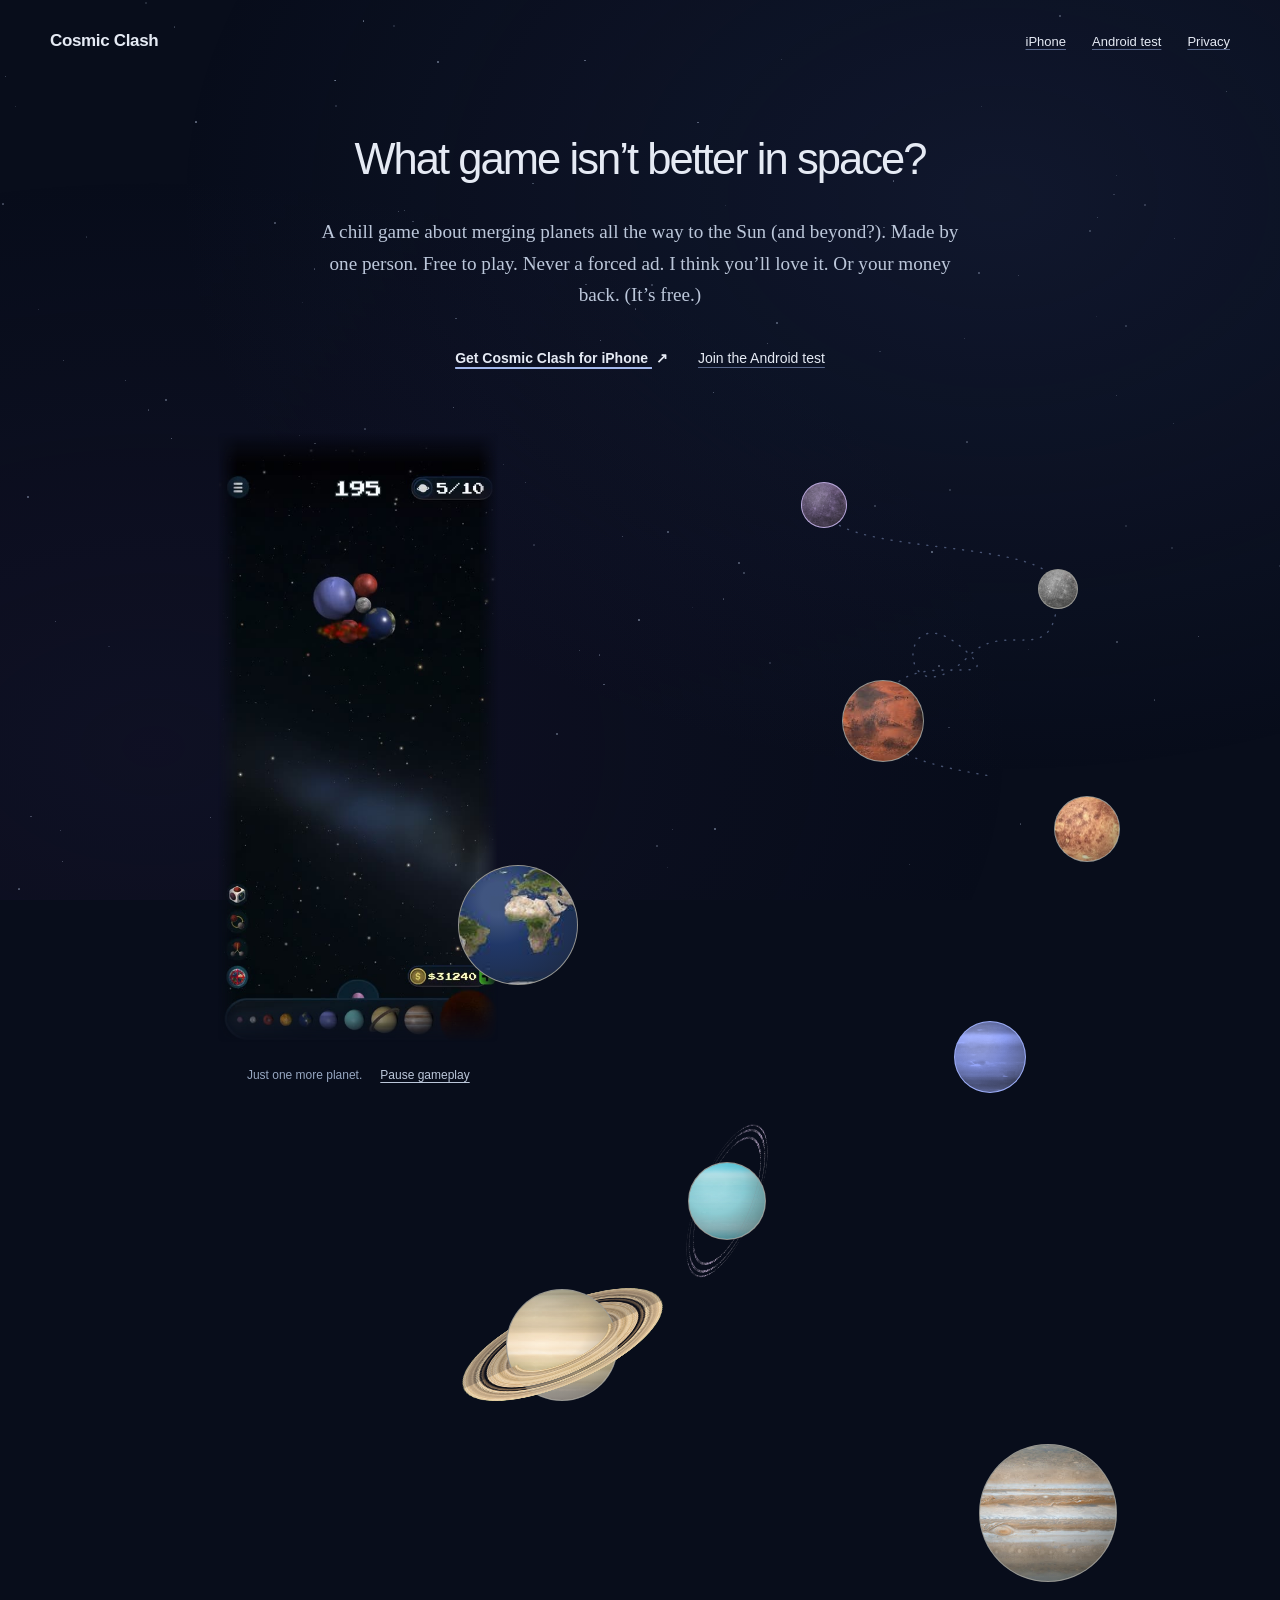
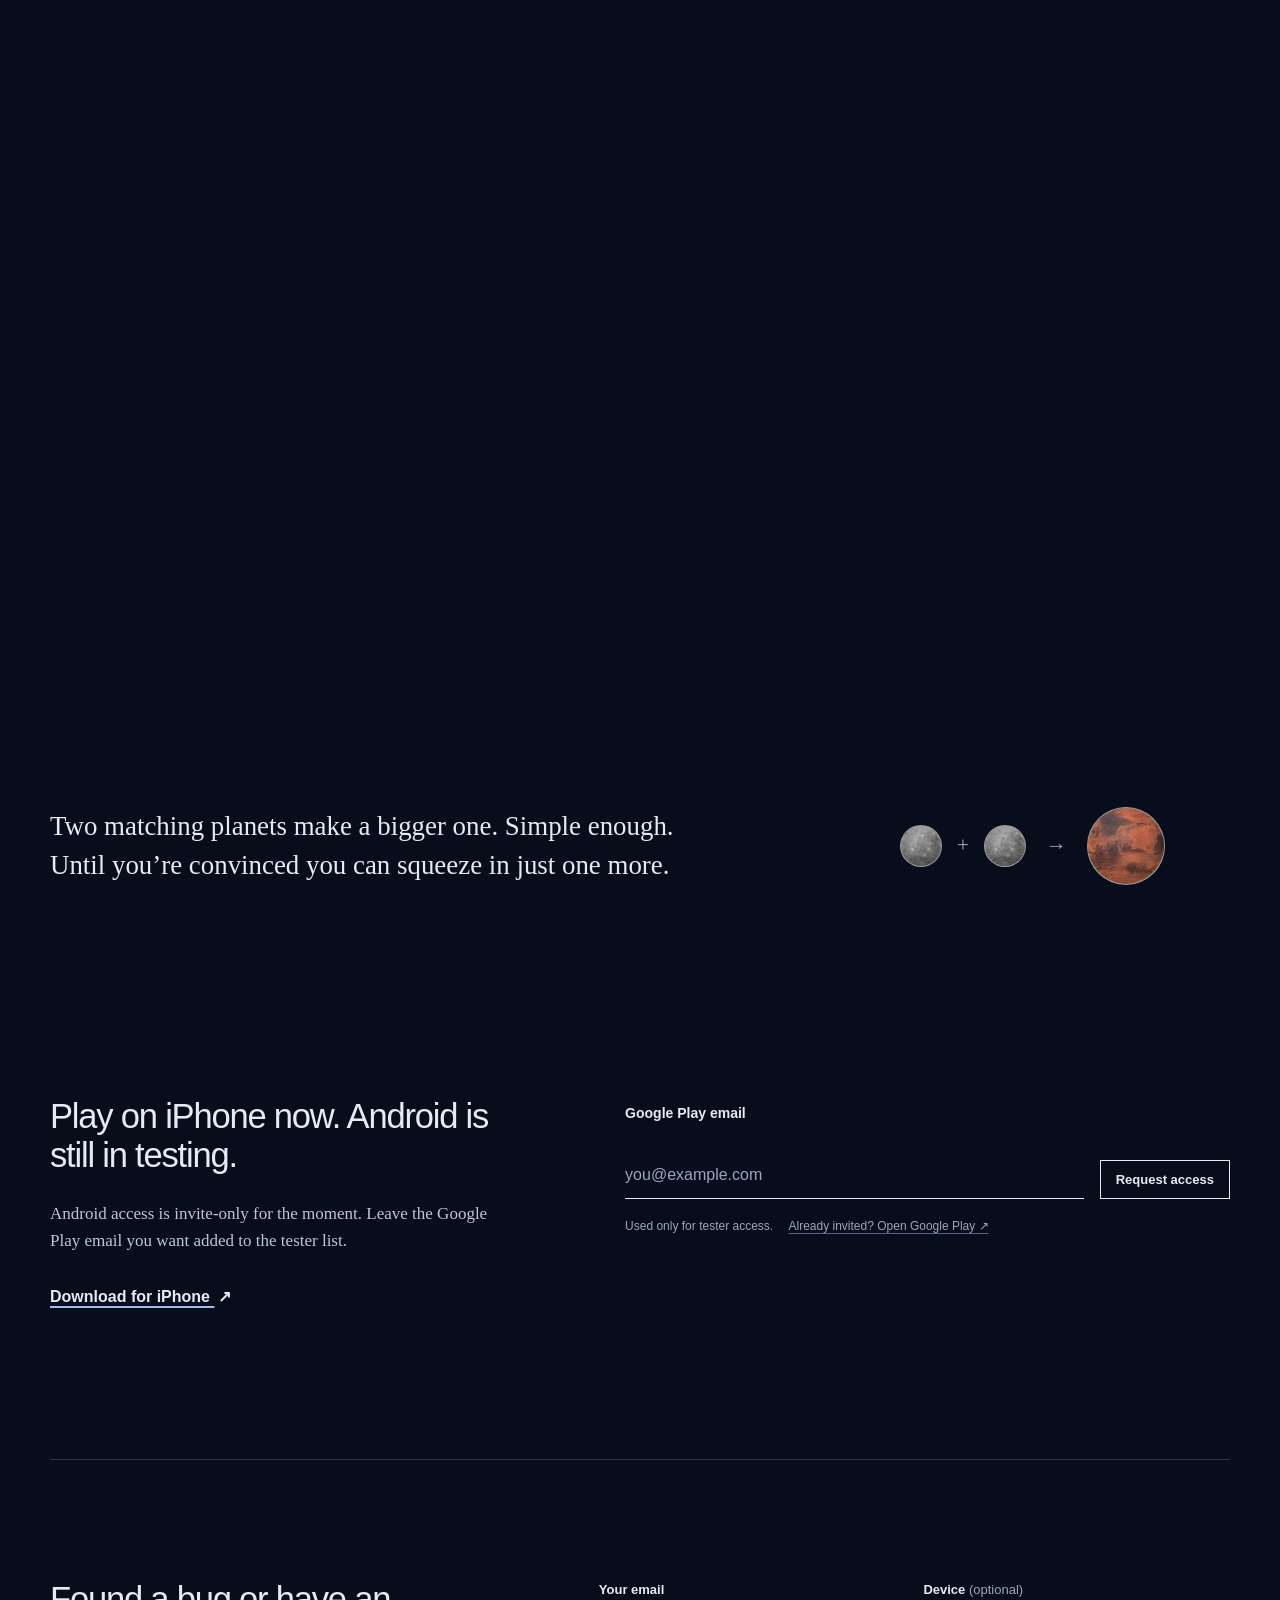
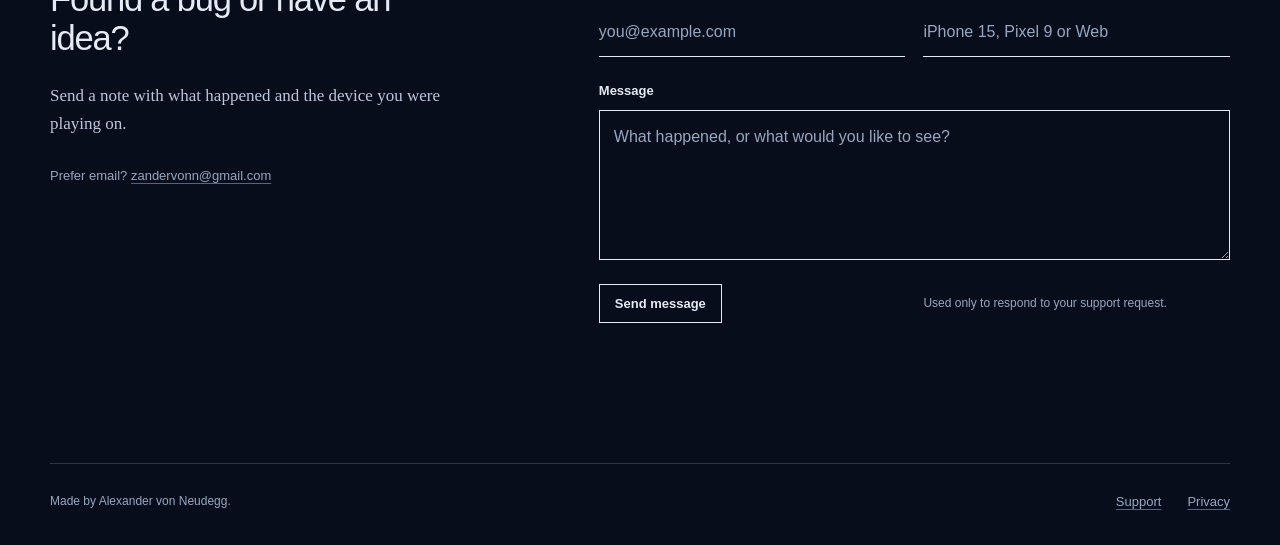
<file: index.html>
<!DOCTYPE html>
<html lang="en">
<head>
    <meta charset="UTF-8">
    <meta name="viewport" content="width=device-width, initial-scale=1.0">
    <meta name="theme-color" content="#080d1b">
    <meta name="description" content="A chill game about merging planets all the way to the Sun (and beyond?). Made by one person. Free to play. Never a forced ad. That's Cosmic Clash.">
    <link rel="canonical" href="https://zandervonn.github.io/">

    <meta property="og:type" content="website">
    <meta property="og:title" content="Cosmic Clash — What game isn’t better in space?">
    <meta property="og:description" content="A chill game about merging planets all the way to the Sun (and beyond?). Made by one person. Free to play. Never a forced ad.">
    <meta property="og:url" content="https://zandervonn.github.io/">
    <meta property="og:image" content="https://zandervonn.github.io/og.png">
    <meta property="og:image:alt" content="Planets gathering around a sun in Cosmic Clash.">
    <meta name="twitter:card" content="summary_large_image">

    <title>Cosmic Clash — What game isn’t better in space?</title>
    <link rel="stylesheet" href="/home.css">
    <script src="/starfield.js" defer></script>
    <script src="/gameplay.js" defer></script>
</head>
<body>
    <a class="skip-link" href="#main">Skip to content</a>

    <header class="site-header">
        <a class="wordmark" href="/" aria-label="Cosmic Clash home">Cosmic Clash</a>
        <nav aria-label="Primary navigation">
            <a href="https://apps.apple.com/pt/app/the-cosmic-clash/id6484504761">iPhone</a>
            <a href="#android">Android test</a>
            <a href="/privacy-policy.html">Privacy</a>
        </nav>
    </header>

    <main id="main">
        <section class="introduction" aria-labelledby="introduction-title">
            <div class="introduction-copy">
                <h1 id="introduction-title">What game isn’t better in space?</h1>
                <p class="introduction-text">
                    A chill game about merging planets all the way to the Sun
                    (and beyond?). Made by one person. Free to play. Never a forced ad.
                    I think you’ll love it. Or your money back. (It’s free.)
                </p>
                <div class="introduction-links">
                    <a class="primary-link" href="https://apps.apple.com/pt/app/the-cosmic-clash/id6484504761">
                        Get Cosmic Clash for iPhone <span aria-hidden="true">↗</span>
                    </a>
                    <a href="#android">Join the Android test</a>
                </div>
            </div>


        </section>

        <section class="gameplay-showcase" id="gameplay" aria-label="Cosmic Clash in motion">
            <div class="video-track">
            <figure class="gameplay-preview">
                <video id="gameplay-video" width="480" height="1044" muted loop playsinline controls preload="none" poster="/assets/video/cosmic-clash-gameplay.jpg" aria-label="Cosmic Clash gameplay: aim planets and merge matching pairs">
                    <source src="/assets/video/cosmic-clash-gameplay.mp4" type="video/mp4">
                    <a href="/assets/video/cosmic-clash-gameplay.mp4">Watch Cosmic Clash gameplay</a>
                </video>
                <figcaption>
                    <span>Just one more planet.</span>
                    <button class="video-toggle" type="button" aria-controls="gameplay-video" hidden>Play gameplay</button>
                </figcaption>
            </figure>
            </div>
            <div class="planet-column" aria-hidden="true">
                <div class="orbit-stage">
                    <svg class="orbit-path" aria-hidden="true">
                        <defs>
                            <mask id="orbit-reveal-mask" maskUnits="userSpaceOnUse">
                                <path class="orbit-reveal" fill="none" stroke="white" stroke-width="8" pathLength="1"></path>
                            </mask>
                        </defs>
                        <path class="orbit-route" mask="url(#orbit-reveal-mask)"></path>
                    </svg>
                    <span class="planet orbit-pluto surface-pluto"><img src="/assets/materials/moon.jpg" alt="" width="318" height="159"></span>
                    <span class="planet orbit-mercury-two"><img src="/assets/materials/moon.jpg" alt="" width="318" height="159"></span>
                    <span class="planet orbit-mars"><img src="/assets/materials/mars.jpg" alt="" width="318" height="159"></span>
                    <span class="planet orbit-venus"><img src="/assets/materials/venus.jpg" alt="" width="318" height="159"></span>
                    <span class="planet orbit-earth"><img src="/assets/materials/earth.jpg" alt="" width="318" height="159"></span>
                    <span class="planet orbit-neptune surface-neptune"><img src="/assets/materials/neptune.jpg" alt="" width="640" height="320" loading="lazy"></span>
                    <span class="planet orbit-uranus ringed-planet ringed-uranus"><span class="planet-surface"><img src="/assets/materials/uranus.jpg" alt="" width="640" height="320" loading="lazy"></span></span>
                    <span class="planet orbit-saturn ringed-planet ringed-saturn"><span class="planet-surface"><img src="/assets/materials/saturn.jpg" alt="" width="640" height="320" loading="lazy"></span></span>
                    <span class="planet orbit-jupiter"><img src="/assets/materials/jupiter.jpg" alt="" width="640" height="320" loading="lazy"></span>
                    <span class="planet orbit-sun"></span>
                </div>
            </div>
            <div class="sun-horizon" aria-hidden="true">
                <div class="sun-disc"><img src="/assets/materials/sun.jpg" alt="" width="1024" height="512" loading="lazy"></div>
            </div>
        </section>

        <section class="rule" aria-label="How Cosmic Clash works">
            <div class="rule-description">
                <p class="rule-copy">
                    Two matching planets make a bigger one. Simple enough. Until you’re
                    convinced you can squeeze in just one more.
                </p>

                <div class="merge-mark" aria-hidden="true">
                    <span class="merge-planet merge-planet-small">
                        <img src="/assets/materials/moon.jpg" alt="" width="318" height="159">
                    </span>
                    <span class="merge-sign">+</span>
                    <span class="merge-planet merge-planet-small">
                        <img src="/assets/materials/moon.jpg" alt="" width="318" height="159">
                    </span>
                    <span class="merge-sign merge-arrow">→</span>
                    <span class="merge-planet merge-planet-large">
                        <img src="/assets/materials/mars.jpg" alt="" width="318" height="159">
                    </span>
                </div>
            </div>


        </section>

        <section class="play" id="android" aria-labelledby="play-title">
            <div class="play-copy">
                <h2 id="play-title">Play on iPhone now. Android is still in testing.</h2>
                <p>
                    Android access is invite-only for the moment. Leave the Google Play
                    email you want added to the tester list.
                </p>
                <a class="primary-link" href="https://apps.apple.com/pt/app/the-cosmic-clash/id6484504761">
                    Download for iPhone <span aria-hidden="true">↗</span>
                </a>
            </div>

            <form class="android-form" action="https://formsubmit.co/zandervonn@gmail.com" method="POST">
                <input type="hidden" name="_subject" value="New Cosmic Clash Android access request">
                <input type="hidden" name="_template" value="table">
                <input type="hidden" name="_next" value="https://zandervonn.github.io/android-access-received.html">
                <input type="hidden" name="Request" value="Cosmic Clash Android tester access">
                <input class="honeypot" type="text" name="_honey" tabindex="-1" autocomplete="off" aria-hidden="true" hidden>

                <label for="android-google-email">Google Play email</label>
                <div class="form-row">
                    <input id="android-google-email" type="email" name="email" autocomplete="email" inputmode="email" placeholder="you@example.com" required>
                    <button type="submit">Request access</button>
                </div>
                <p class="form-note">
                    Used only for tester access.
                    <a href="https://play.google.com/store/apps/details?id=com.AIvonn.TheCosmicClash">Already invited? Open Google Play ↗</a>
                </p>
            </form>
        </section>

        <section class="support" id="support" aria-labelledby="support-title">
            <div class="support-copy">
                <h2 id="support-title">Found a bug or have an idea?</h2>
                <p>Send a note with what happened and the device you were playing on.</p>
                <p class="support-direct">
                    Prefer email?
                    <a href="mailto:zandervonn@gmail.com">zandervonn@gmail.com</a>
                </p>
            </div>

            <form class="support-form" action="https://formsubmit.co/zandervonn@gmail.com" method="POST">
                <input type="hidden" name="_subject" value="New Cosmic Clash support message">
                <input type="hidden" name="_template" value="table">
                <input type="hidden" name="_next" value="https://zandervonn.github.io/support-message-received.html">
                <input type="hidden" name="Request" value="Cosmic Clash support">
                <input class="honeypot" type="text" name="_honey" tabindex="-1" autocomplete="off" aria-hidden="true" hidden>

                <div class="support-field">
                    <label for="support-email">Your email</label>
                    <input id="support-email" type="email" name="email" placeholder="you@example.com" autocomplete="email" inputmode="email" required>
                </div>
                <div class="support-field">
                    <label for="support-device">Device <span>(optional)</span></label>
                    <input id="support-device" type="text" name="Device" placeholder="iPhone 15, Pixel 9 or Web">
                </div>
                <div class="support-field support-message">
                    <label for="support-message">Message</label>
                    <textarea id="support-message" name="Message" rows="5" placeholder="What happened, or what would you like to see?" required></textarea>
                </div>
                <button type="submit">Send message</button>
                <p class="support-note">Used only to respond to your support request.</p>
            </form>
        </section>
    </main>

    <footer class="site-footer">
        <p>Made by Alexander von Neudegg.</p>
        <nav aria-label="Footer navigation">
            <a href="#support">Support</a>
            <a href="/privacy-policy.html">Privacy</a>
        </nav>
    </footer>
</body>
</html>
</file>
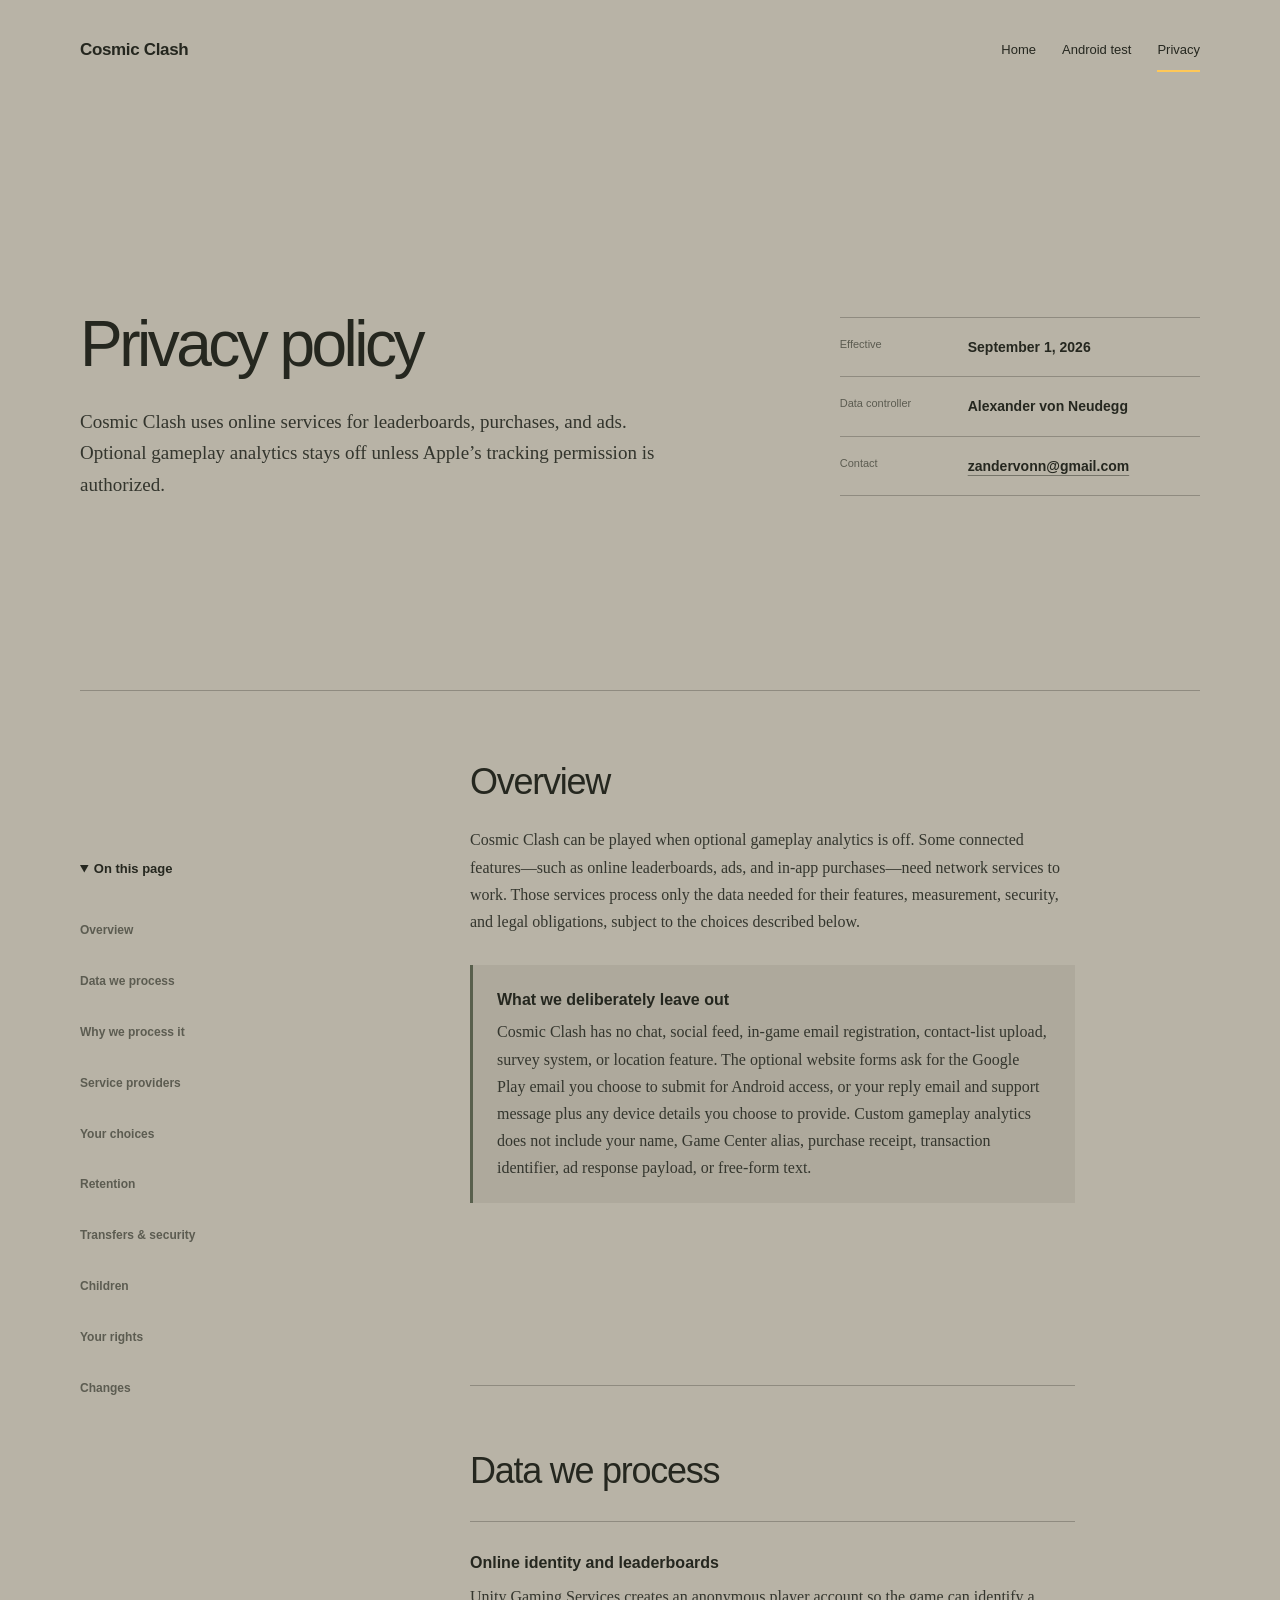
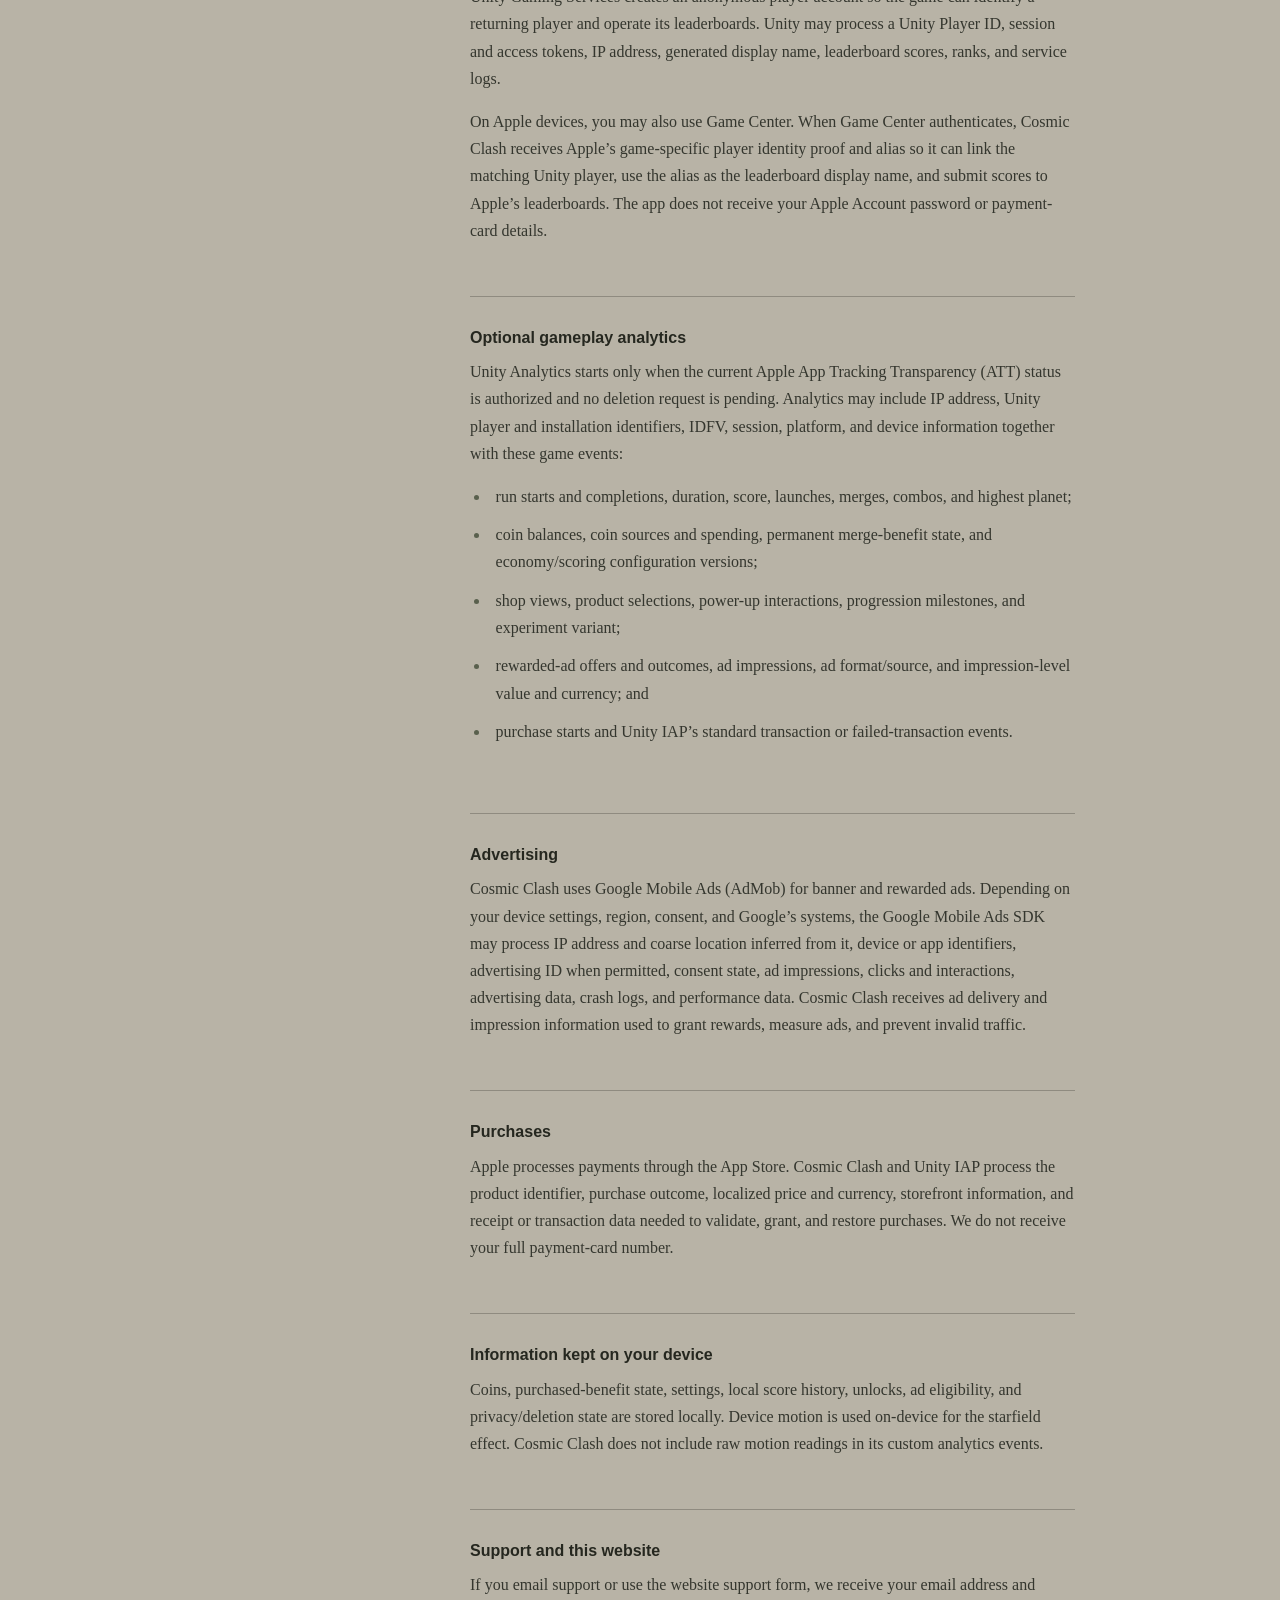
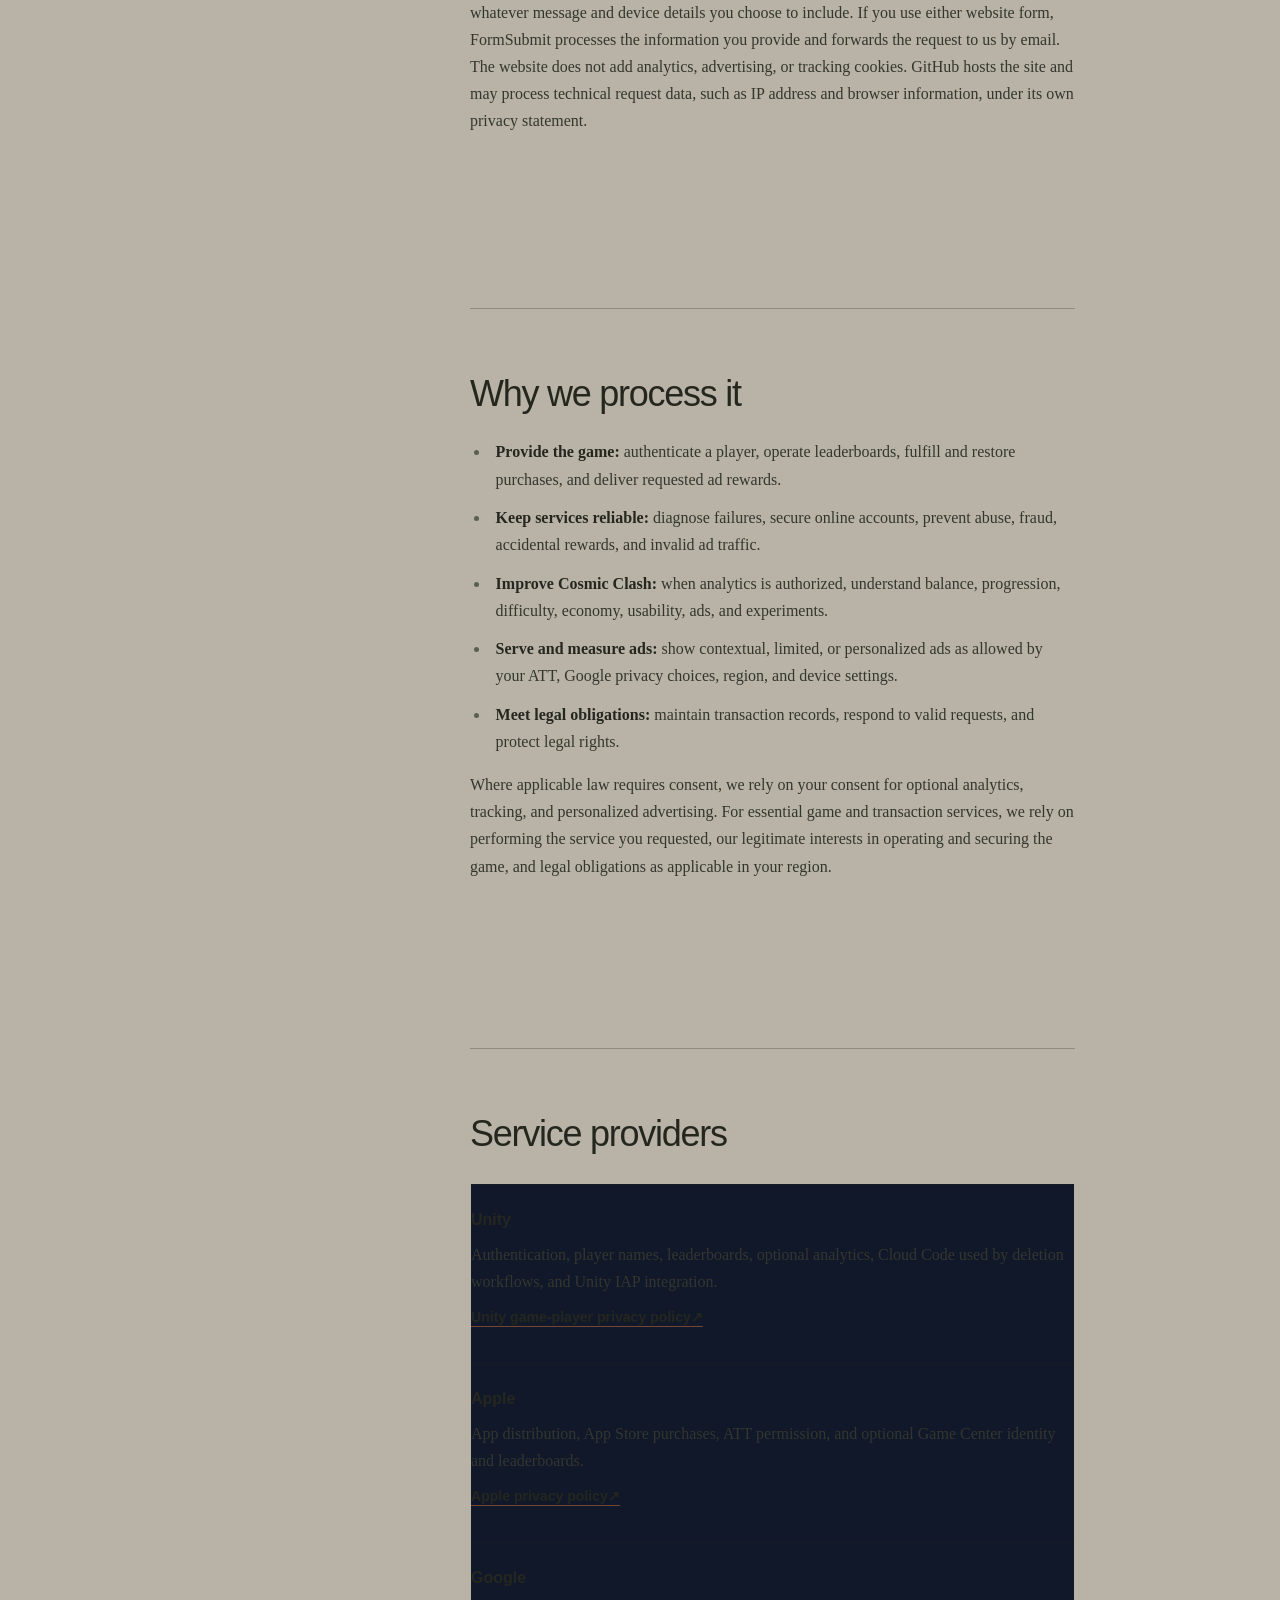
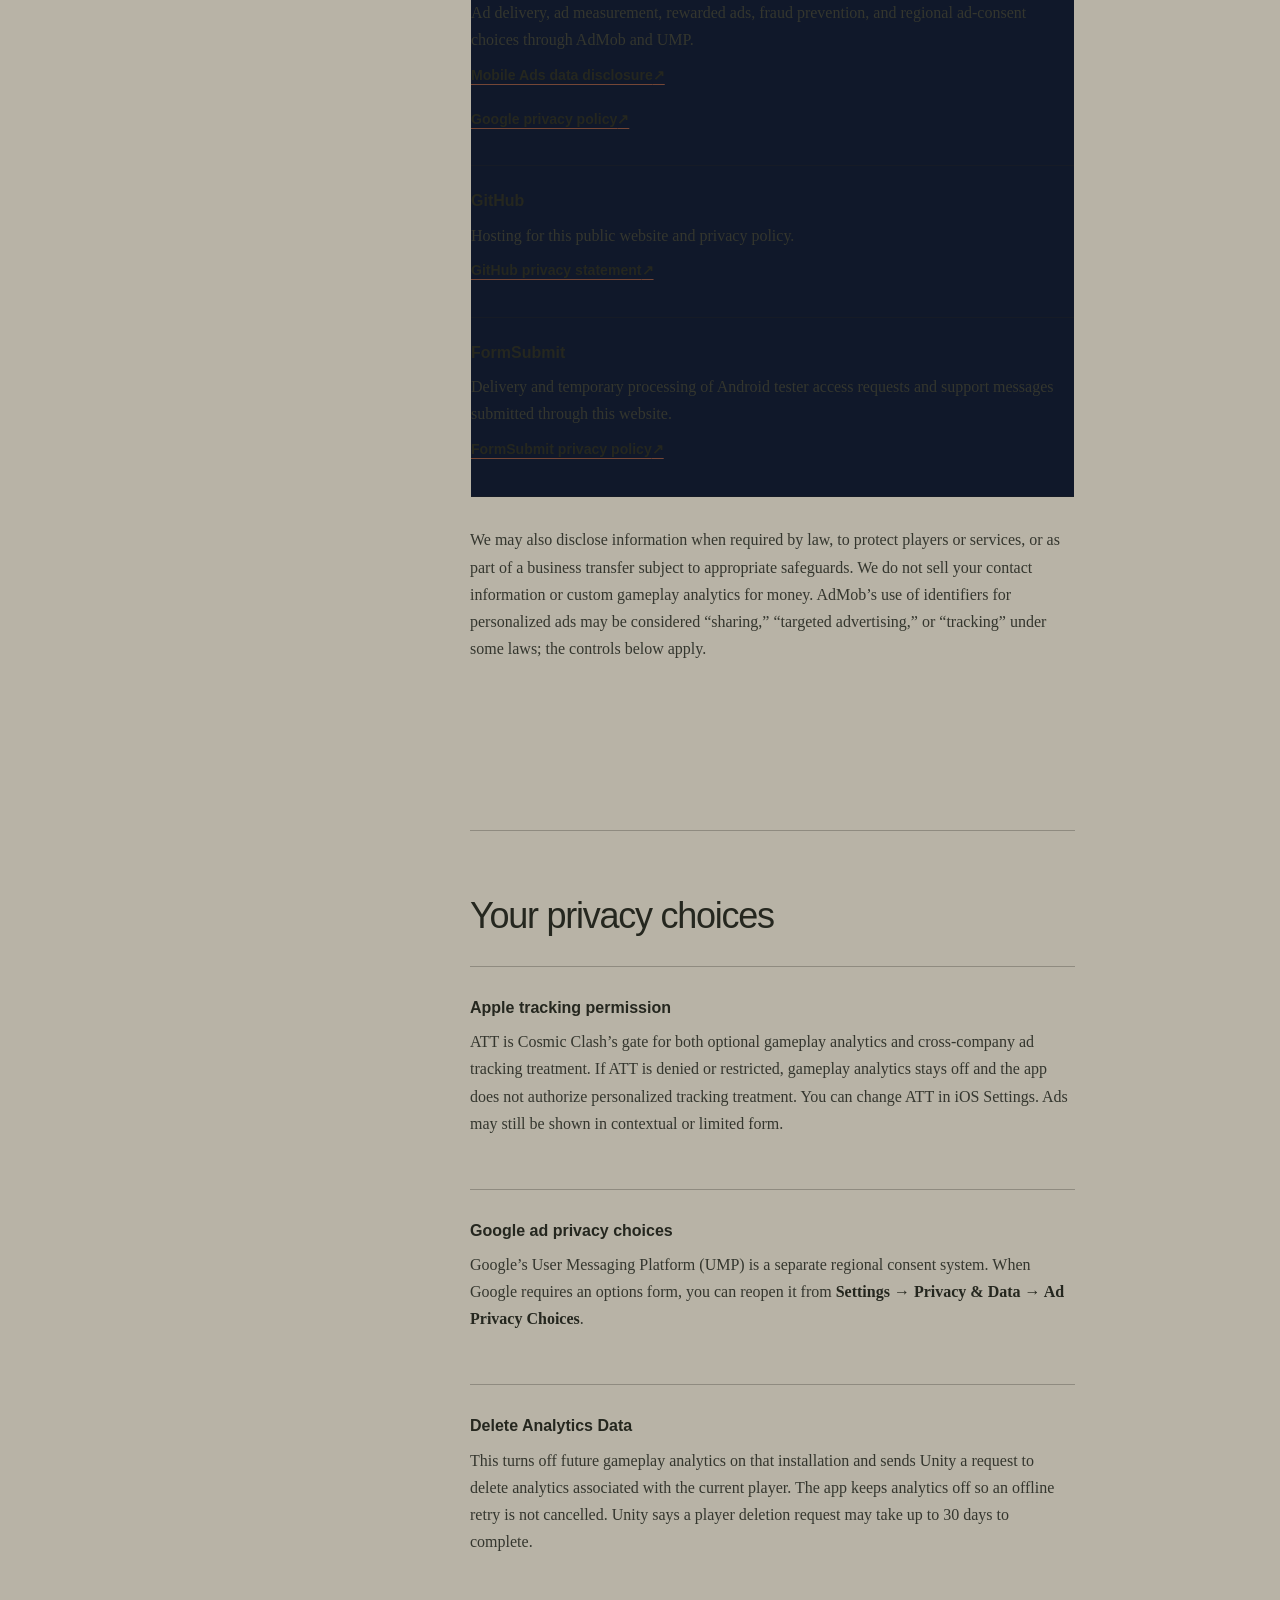
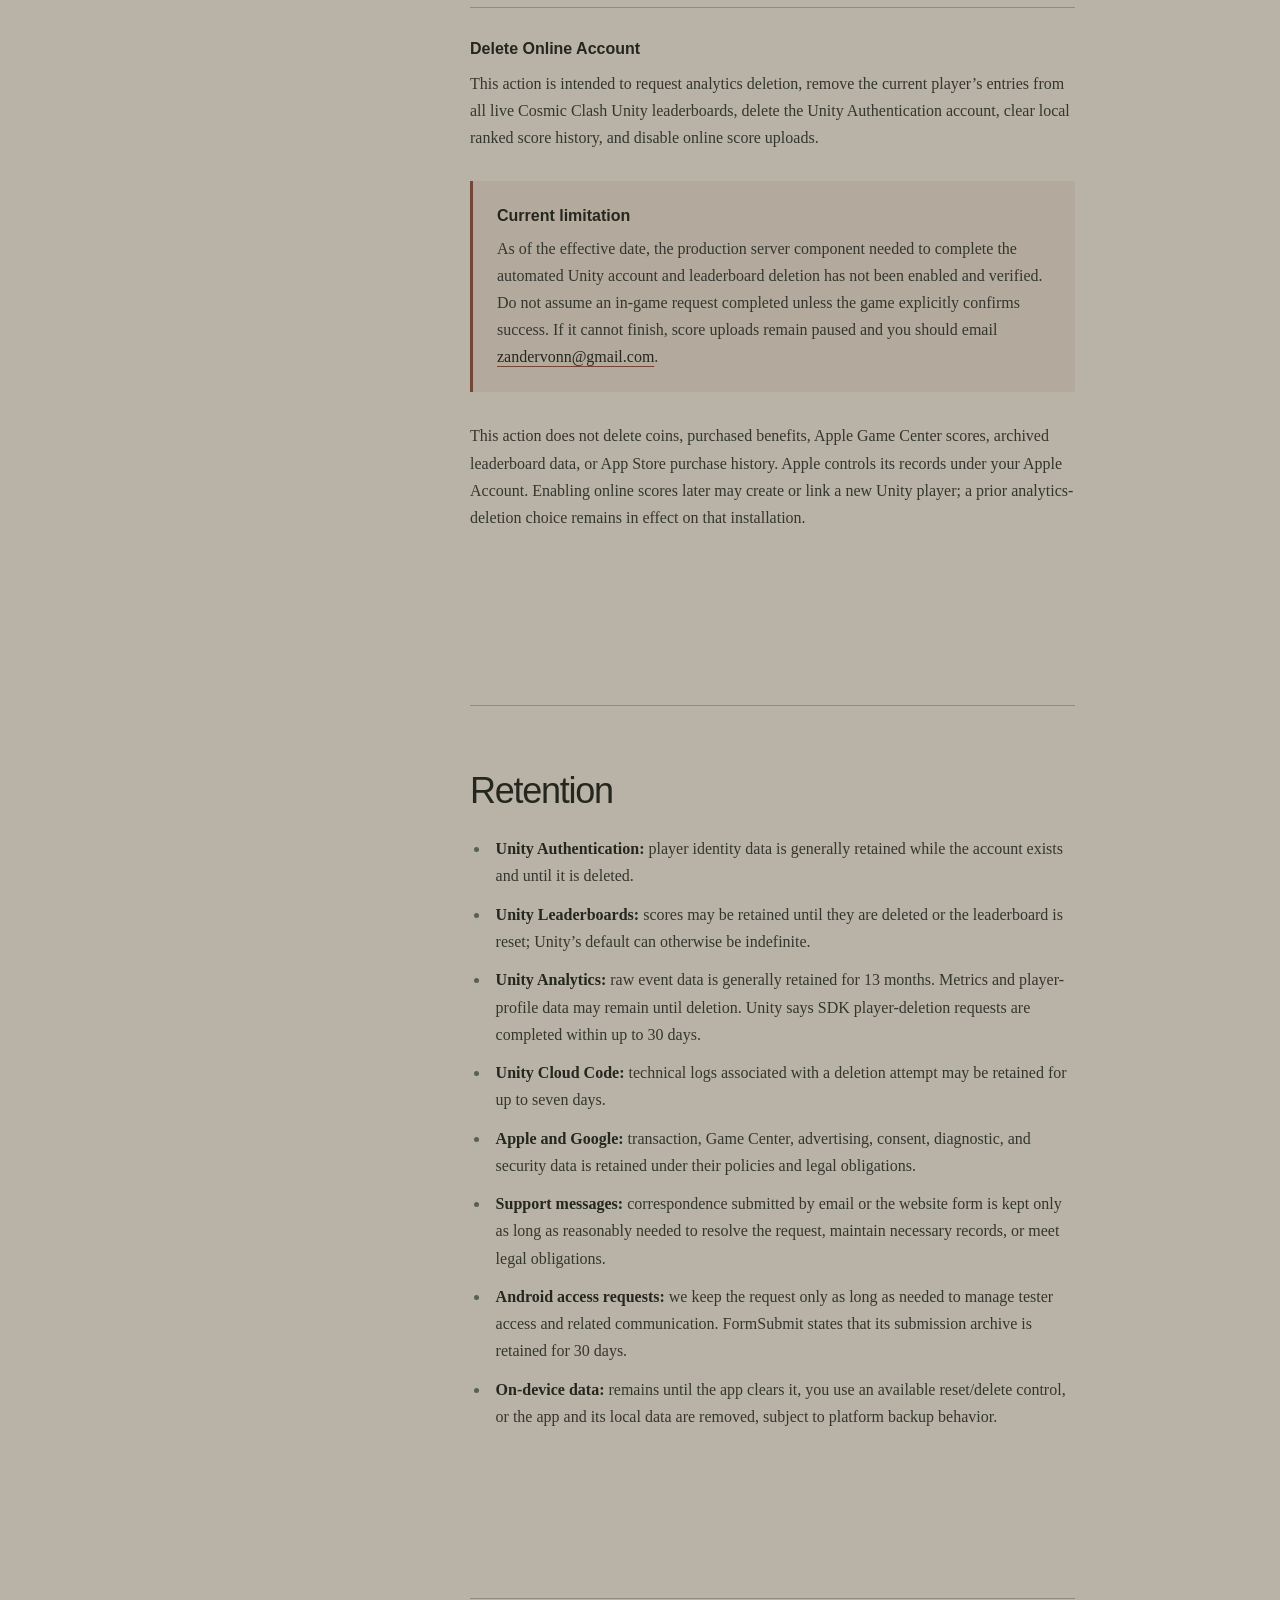
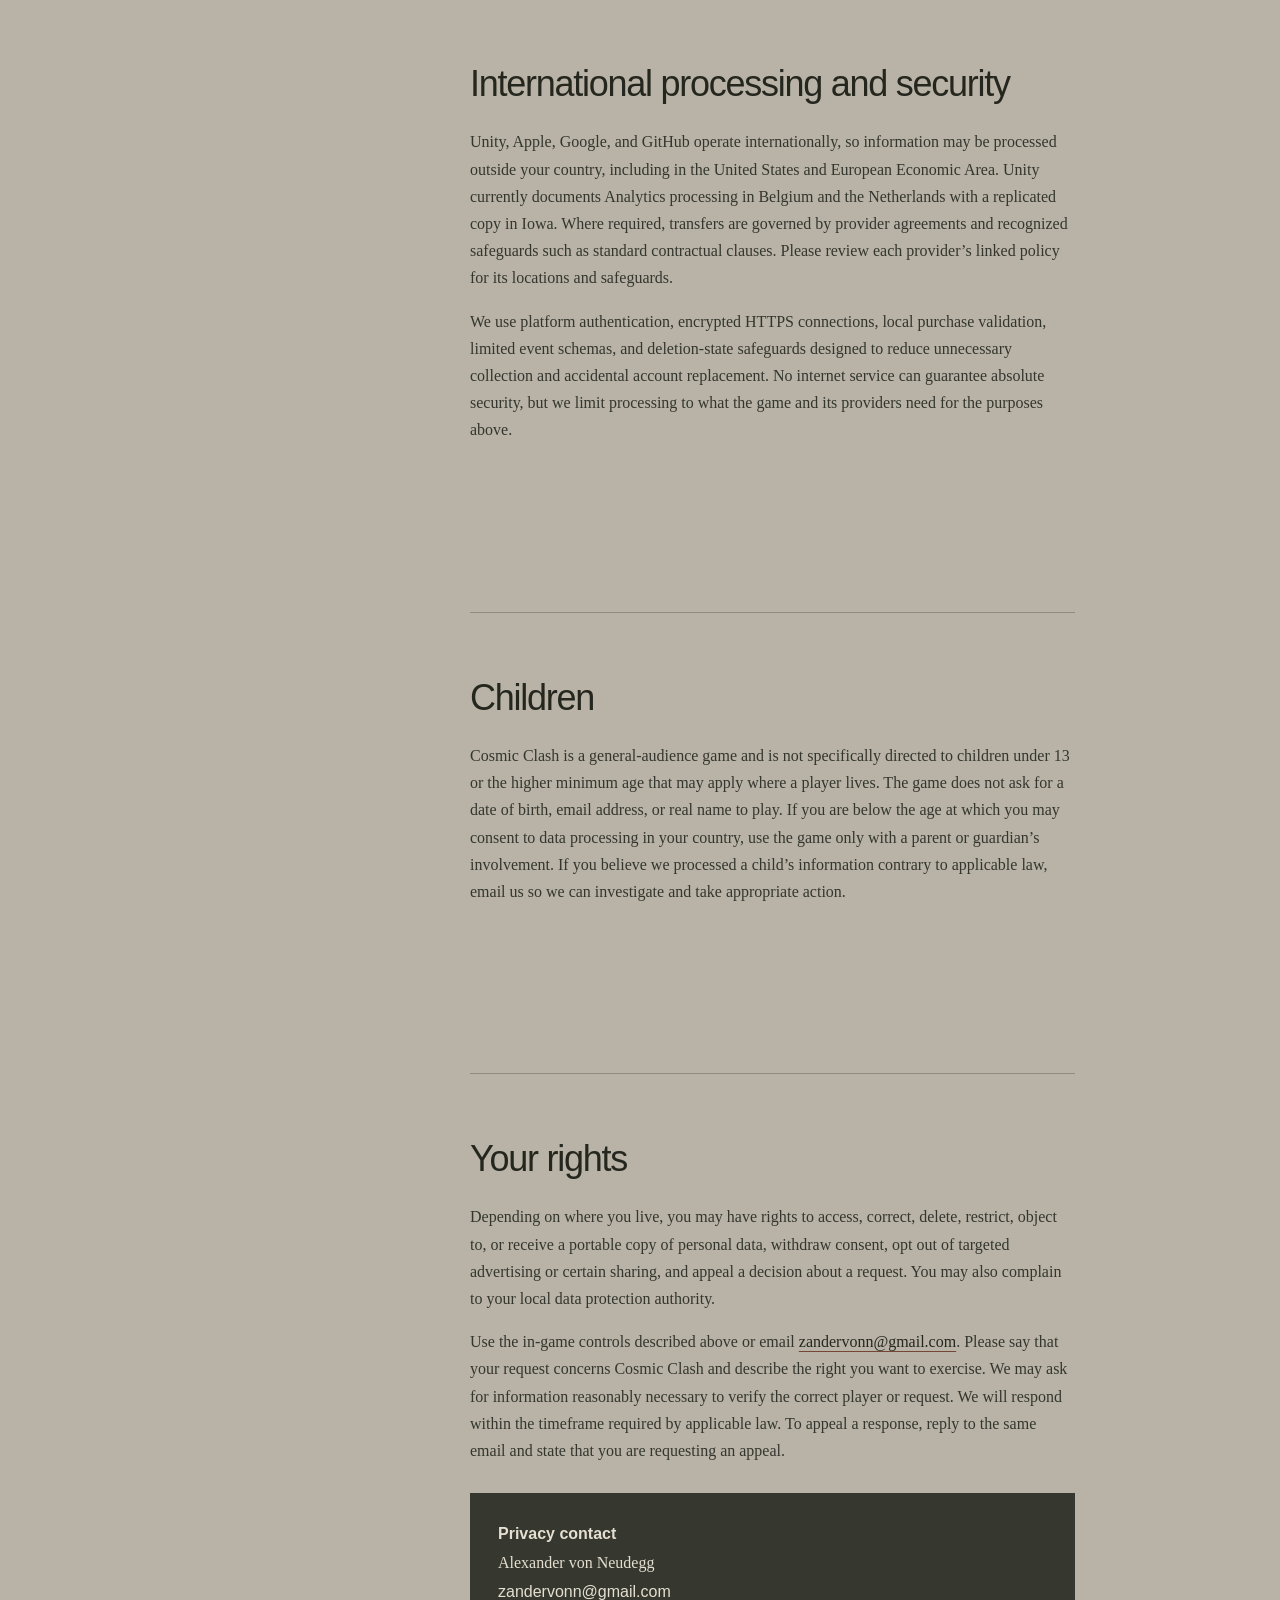
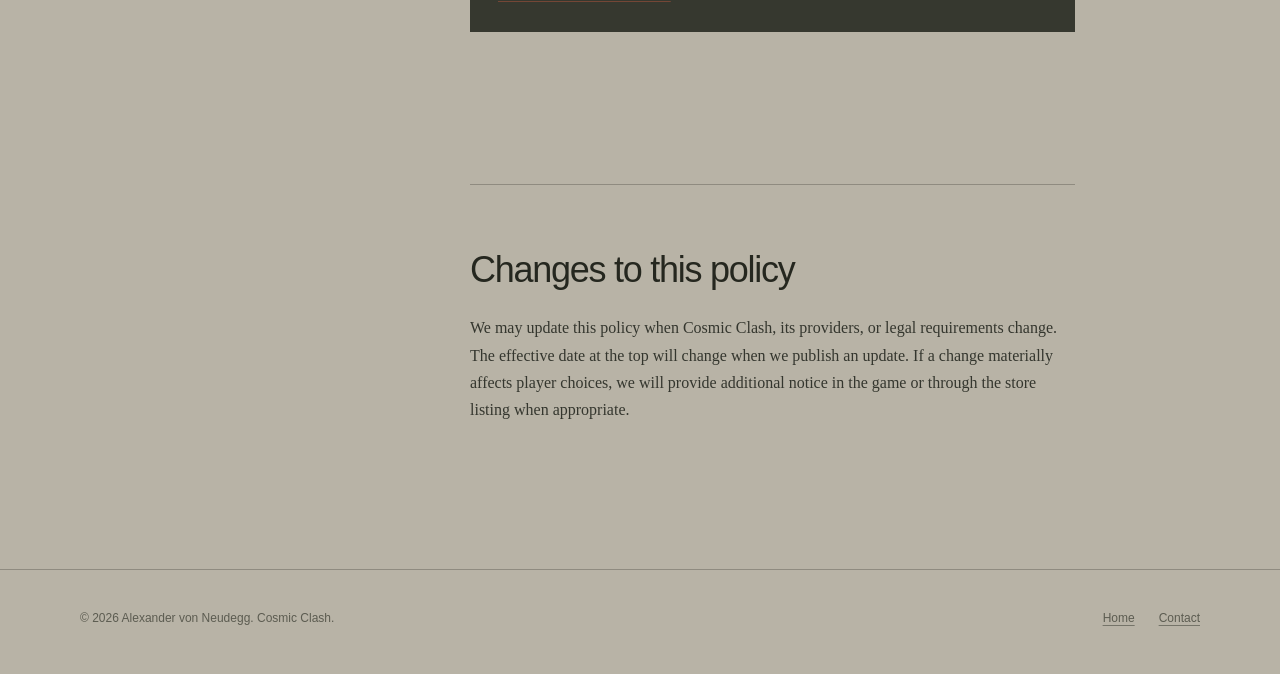
<file: cc-site/privacy-policy/index.html>
<!DOCTYPE html>
<html lang="en">
<head>
    <meta charset="UTF-8">
    <meta name="viewport" content="width=device-width, initial-scale=1.0">
    <meta http-equiv="refresh" content="0; url=/privacy-policy.html">
    <meta name="robots" content="noindex">
    <link rel="canonical" href="https://zandervonn.github.io/privacy-policy">
    <title>Cosmic Clash - Privacy Policy</title>
</head>
<body>
    <p>
        The Cosmic Clash privacy policy has moved.
        <a href="/privacy-policy.html">Open the privacy policy</a>.
    </p>
</body>
</html>
</file>
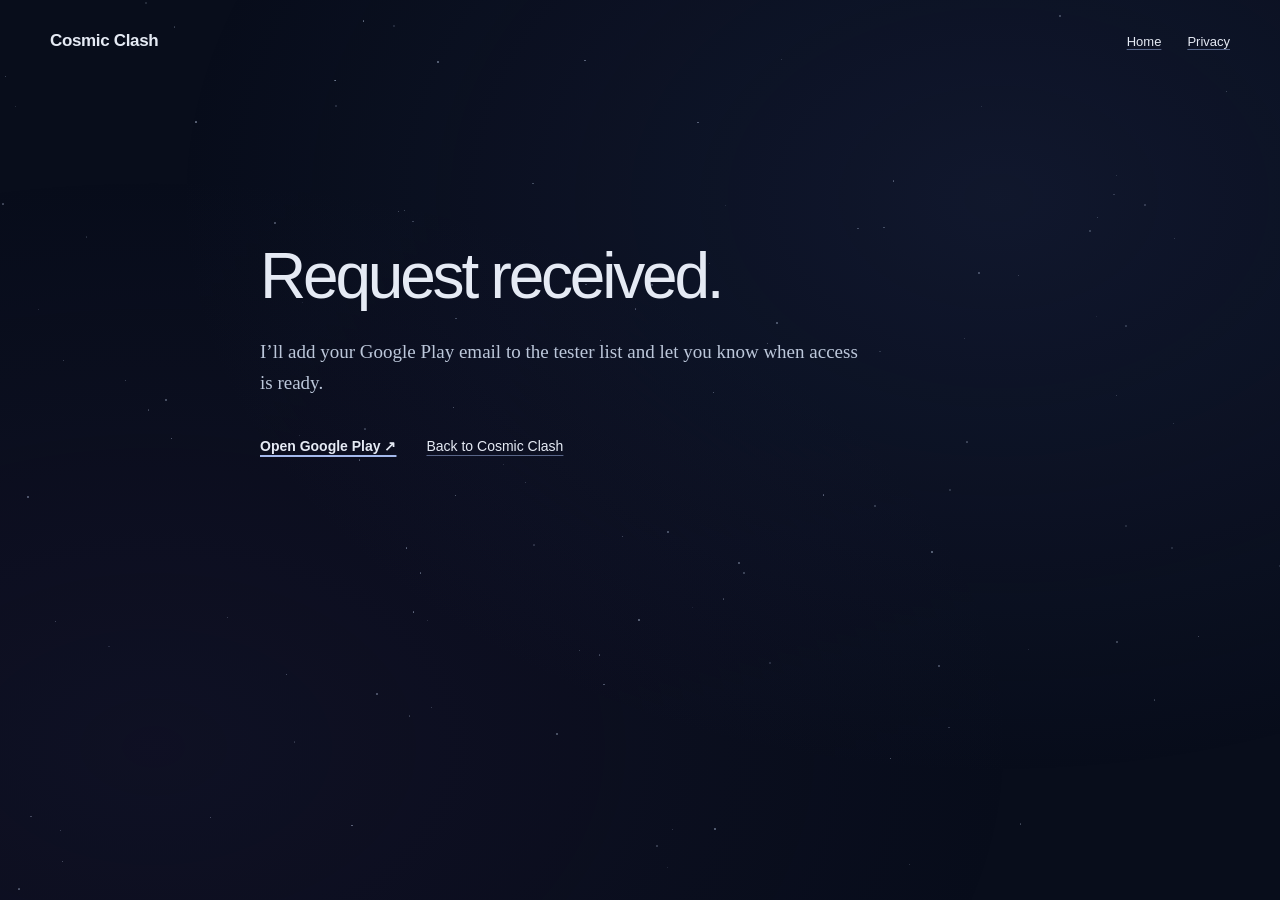
<file: android-access-received.html>
<!DOCTYPE html>
<html lang="en">
<head>
    <meta charset="UTF-8">
    <meta name="viewport" content="width=device-width, initial-scale=1.0">
    <meta name="theme-color" content="#080d1b">
    <meta name="robots" content="noindex">
    <title>Android access requested — Cosmic Clash</title>
    <link rel="stylesheet" href="/home.css">
    <script src="/starfield.js" defer></script>
</head>
<body>
    <a class="skip-link" href="#main">Skip to content</a>
    <header class="site-header">
        <a class="wordmark" href="/" aria-label="Cosmic Clash home">Cosmic Clash</a>
        <nav aria-label="Primary navigation">
            <a href="/">Home</a>
            <a href="/privacy-policy.html">Privacy</a>
        </nav>
    </header>
    <main class="confirmation" id="main">
        <h1>Request received.</h1>
        <p>I’ll add your Google Play email to the tester list and let you know when access is ready.</p>
        <div class="confirmation-links">
            <a class="primary-link" href="https://play.google.com/store/apps/details?id=com.AIvonn.TheCosmicClash">Open Google Play ↗</a>
            <a href="/">Back to Cosmic Clash</a>
        </div>
    </main>
</body>
</html>
</file>
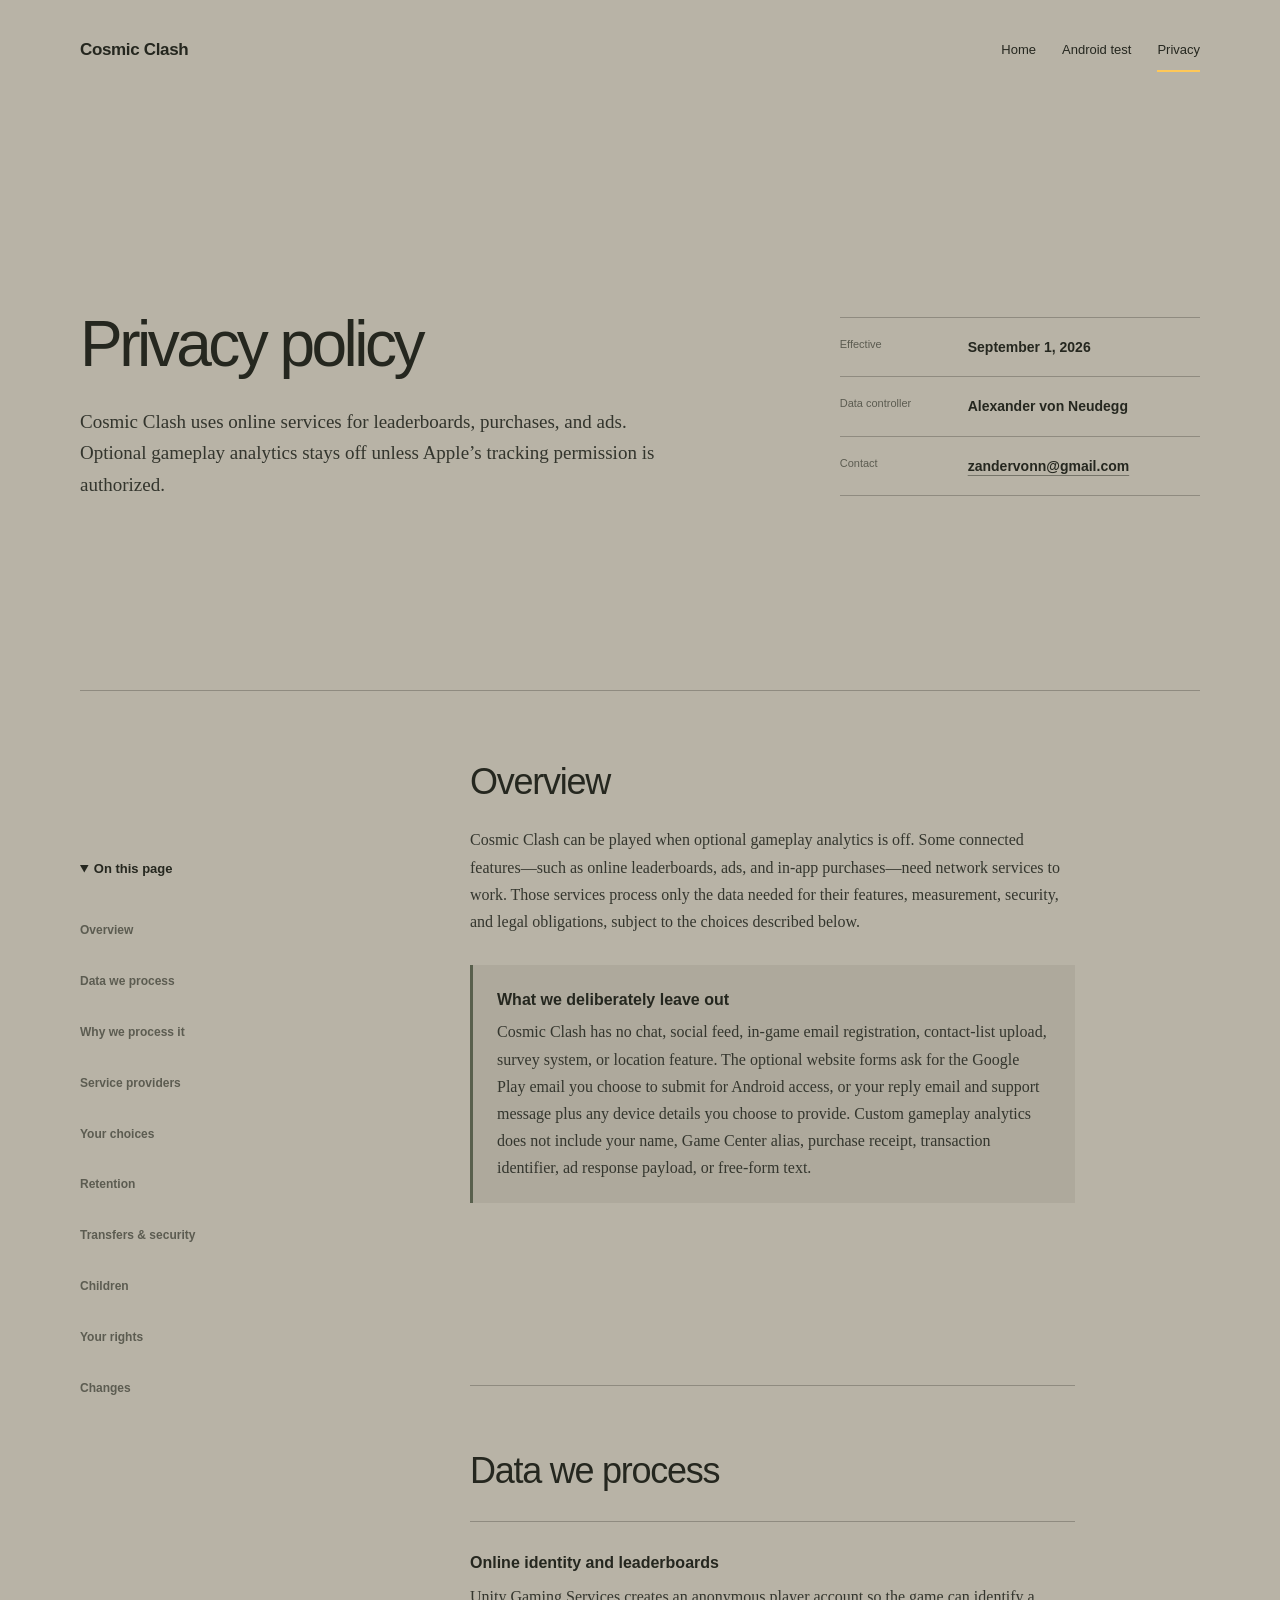
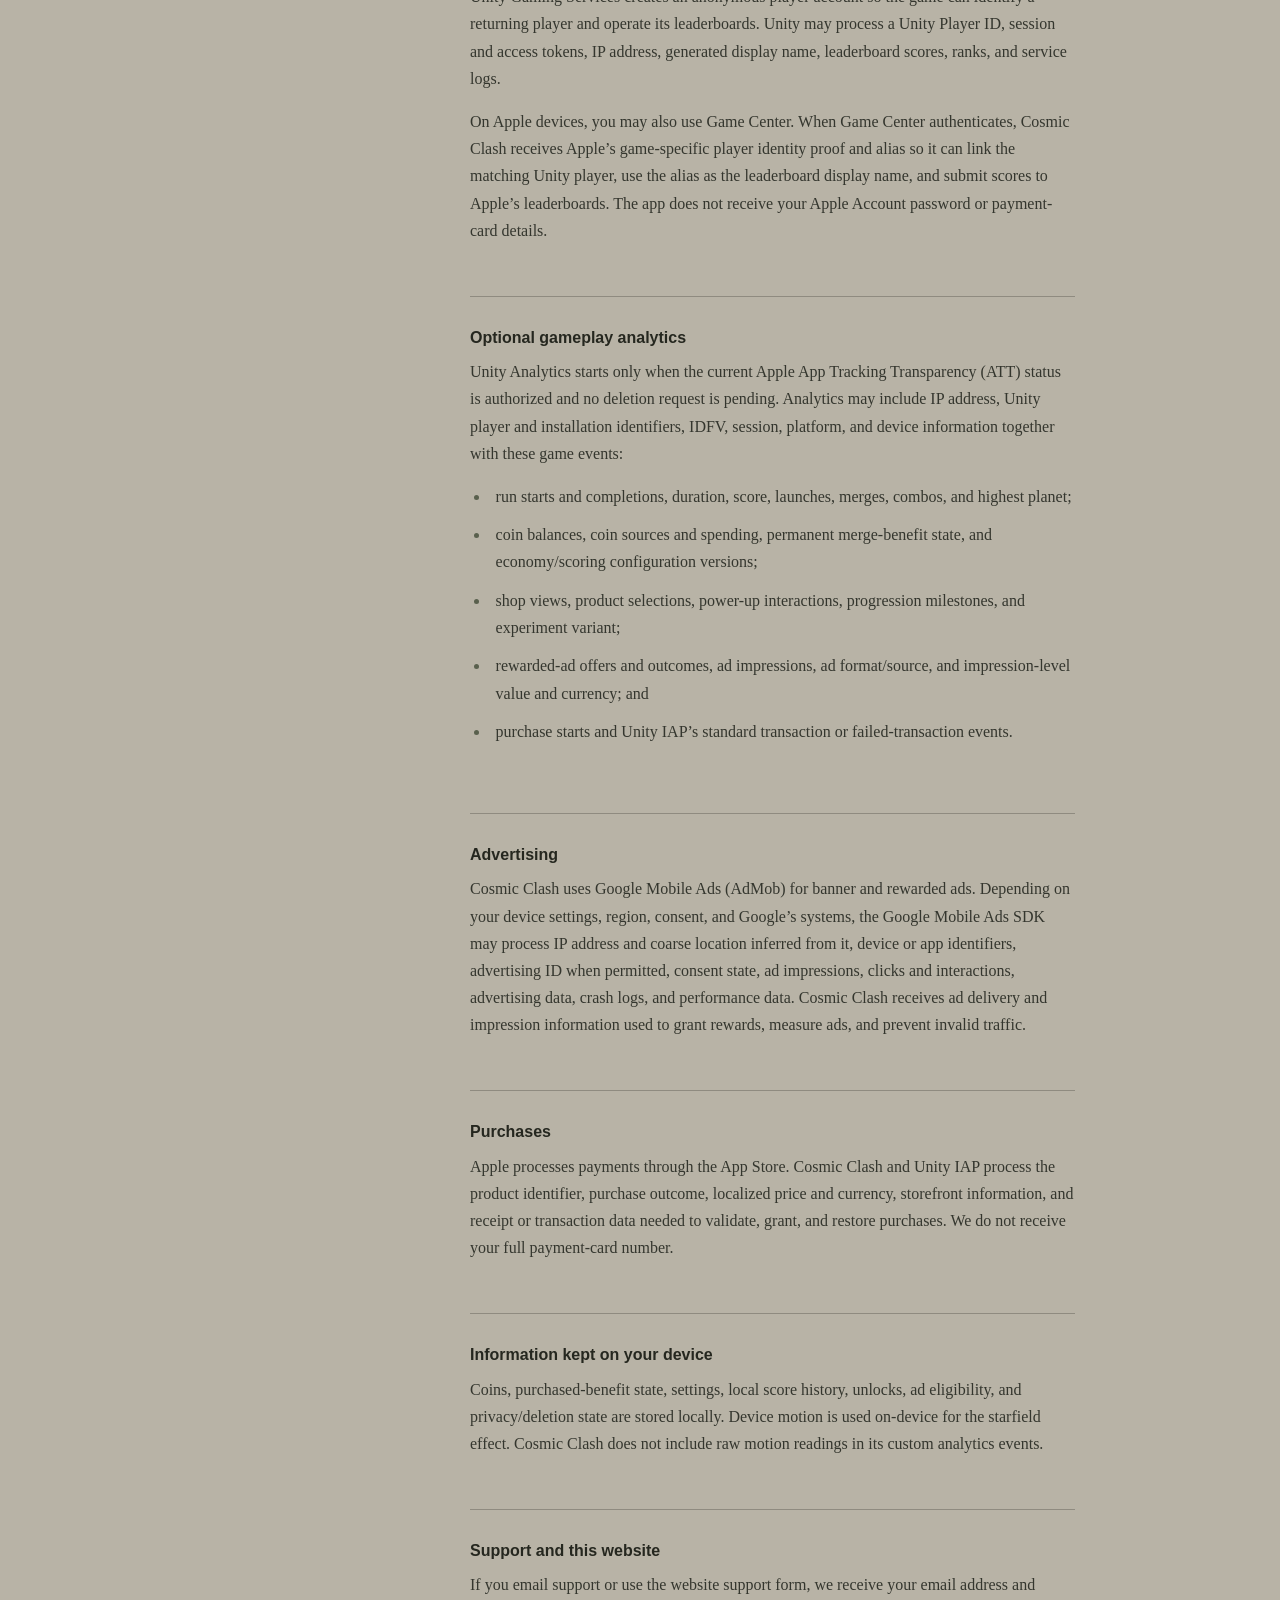
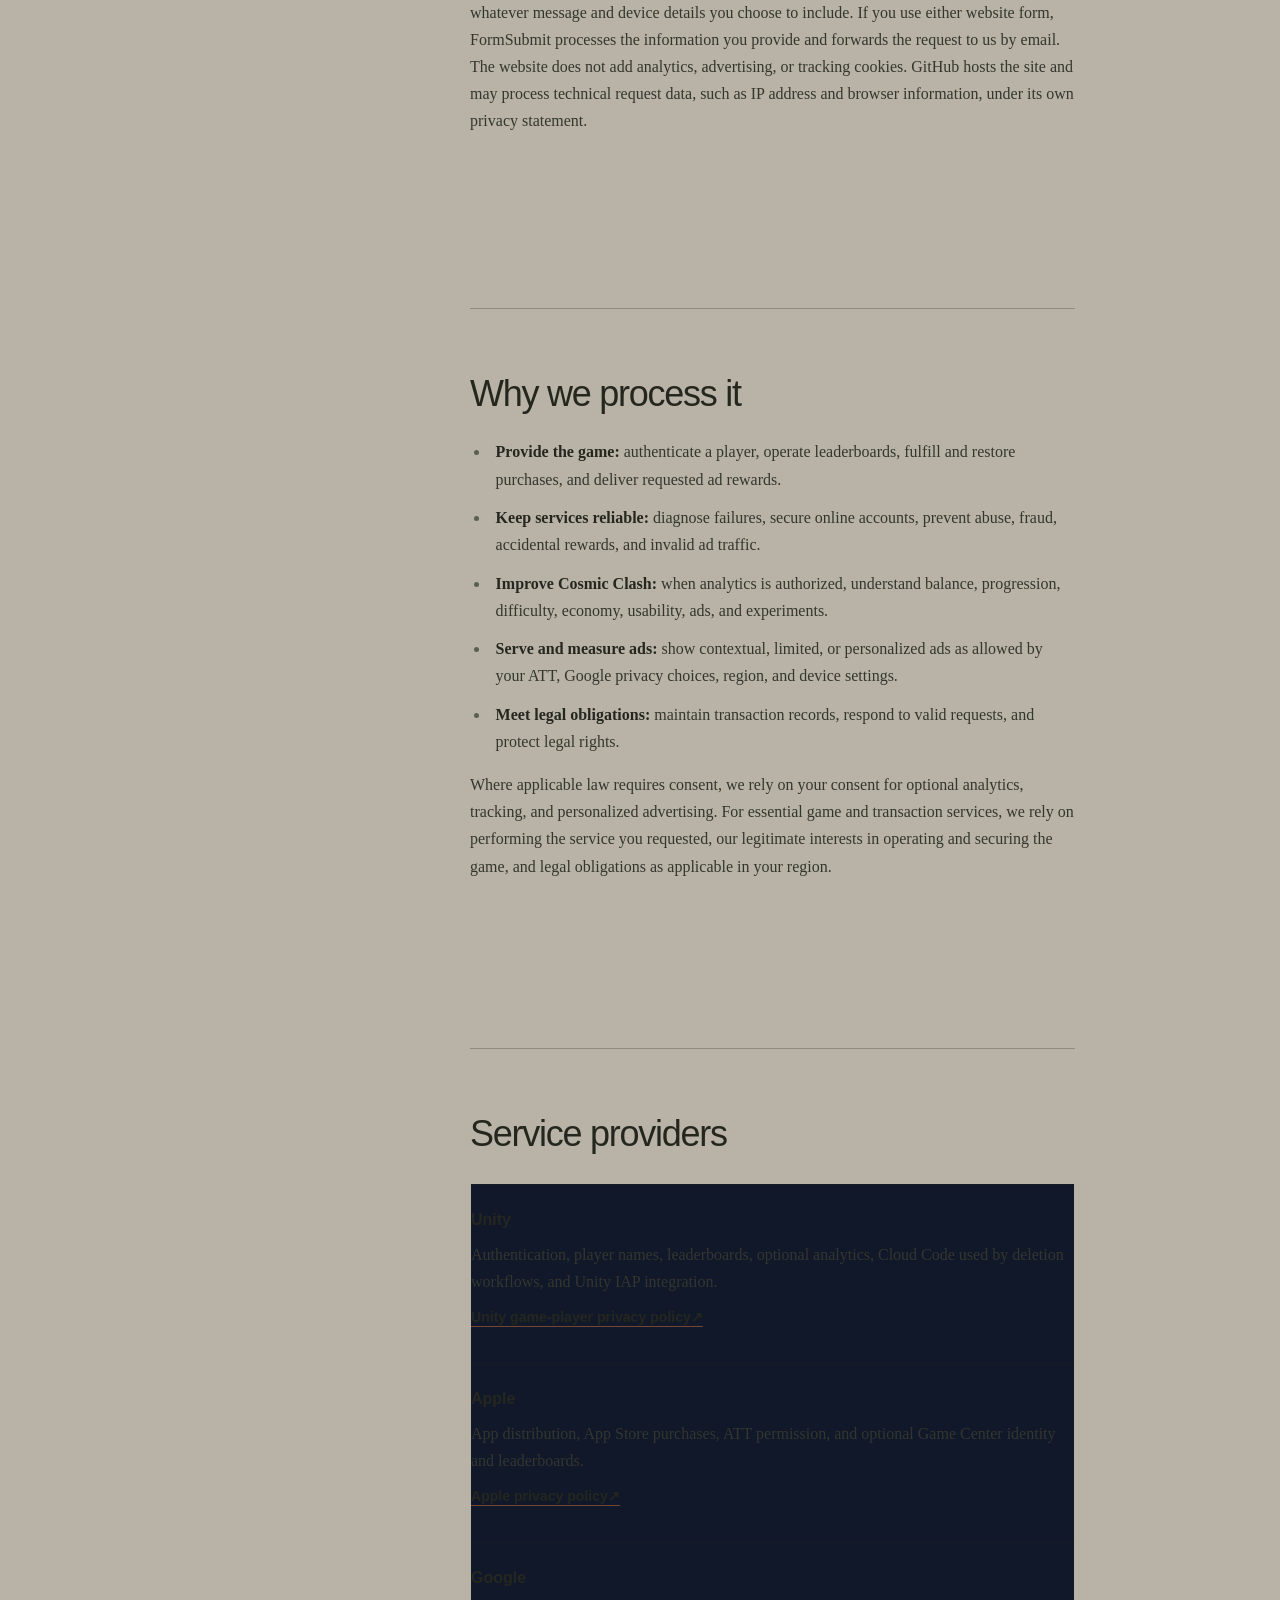
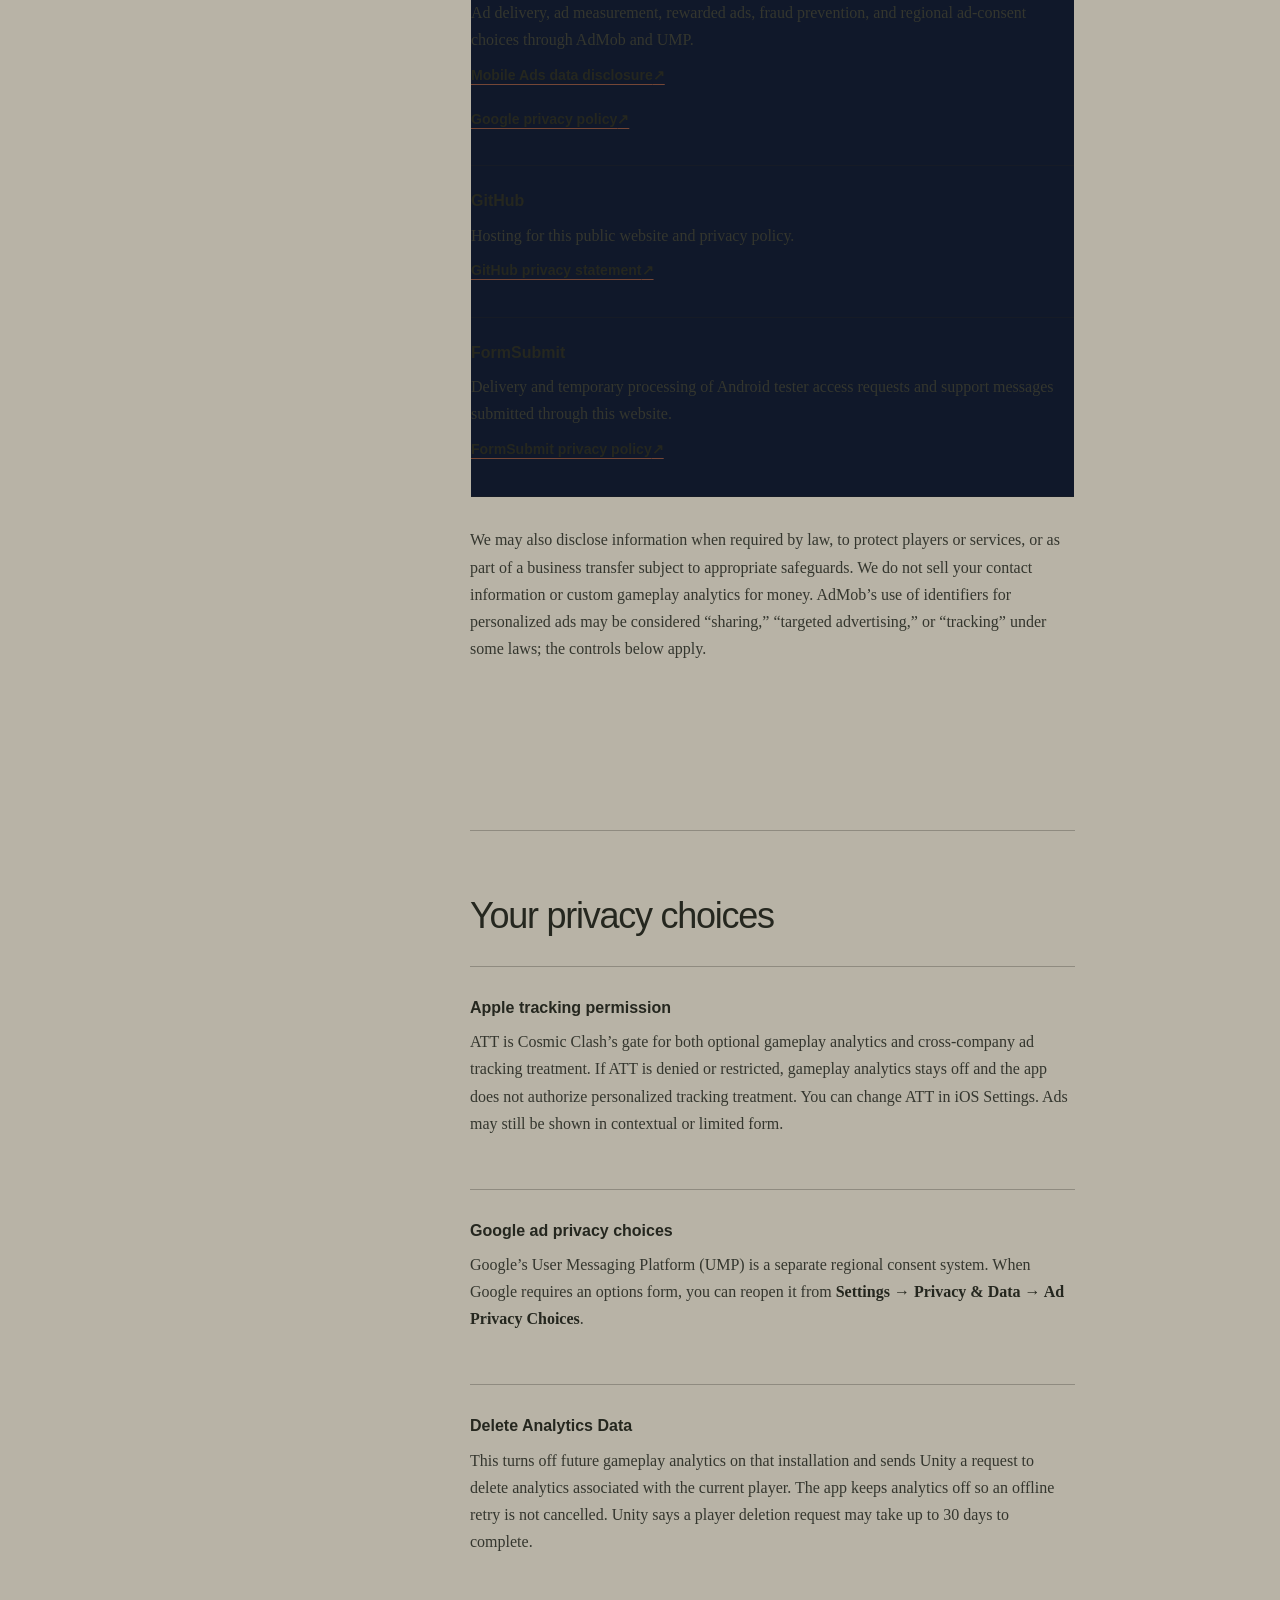
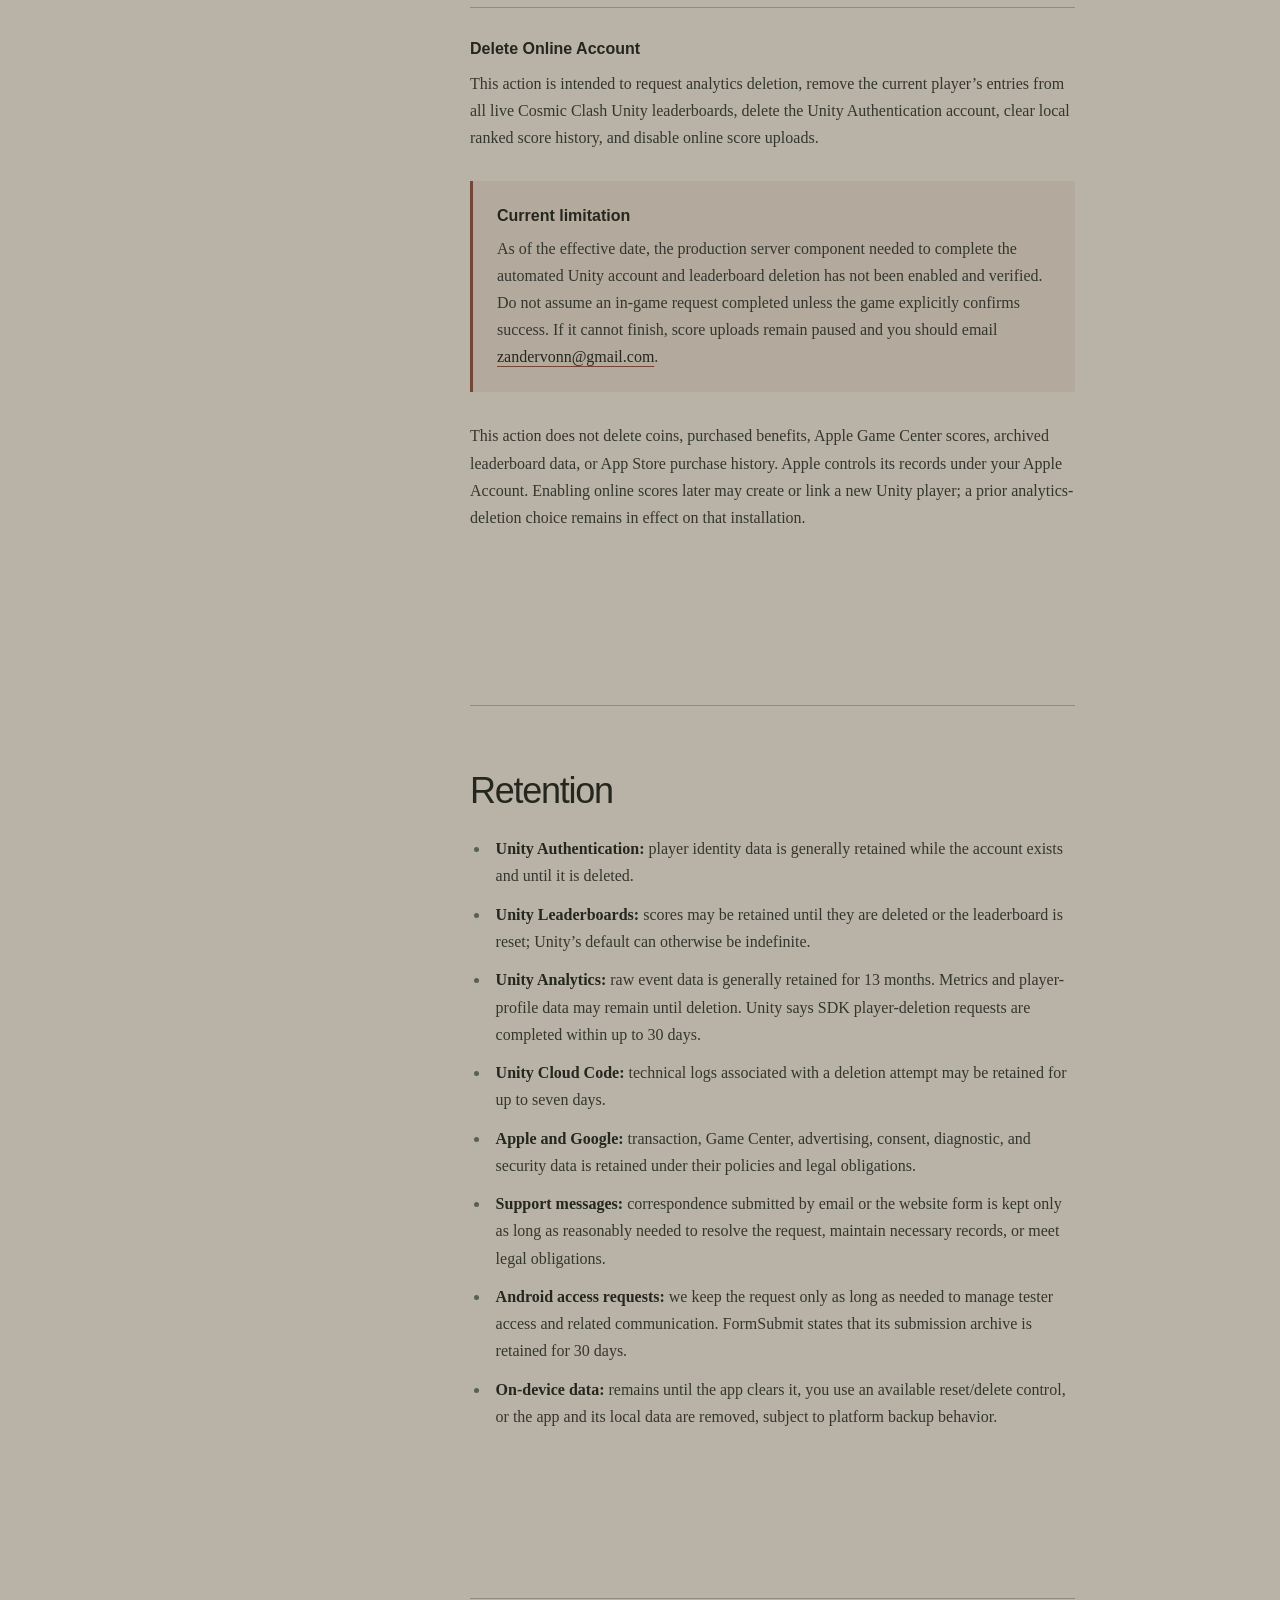
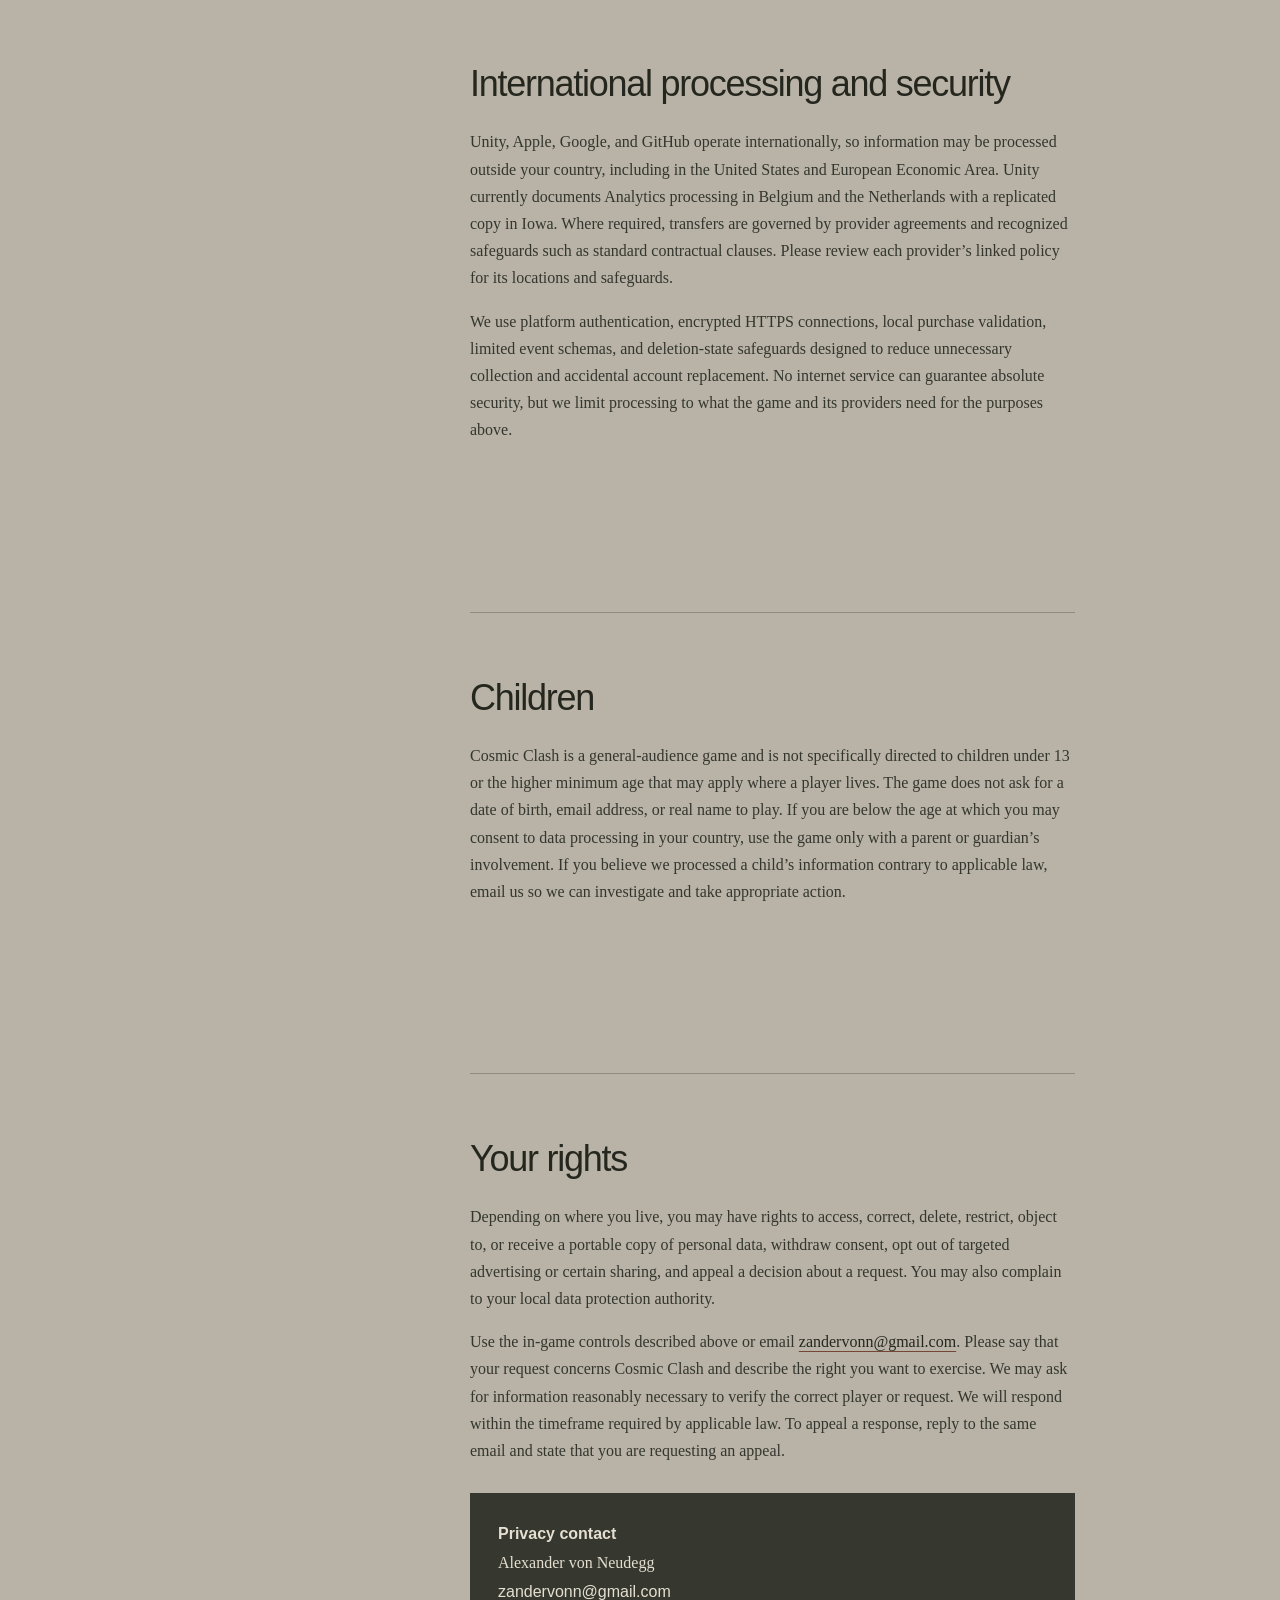
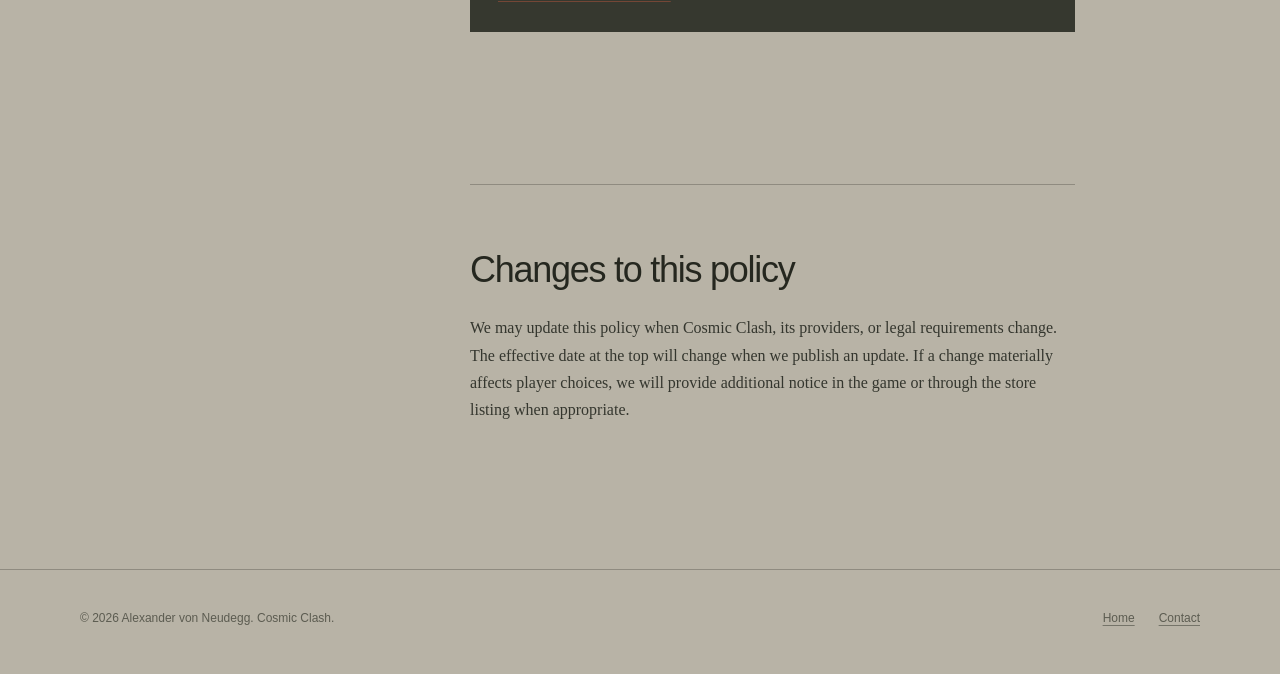
<file: privacy-policy.html>
<!DOCTYPE html>
<html lang="en">
<head>
    <meta charset="UTF-8">
    <meta name="viewport" content="width=device-width, initial-scale=1.0">
    <meta name="theme-color" content="#b8b3a6">
    <meta name="description" content="How Cosmic Clash handles online identity, leaderboards, optional analytics, advertising, purchases, and player privacy choices.">
    <link rel="canonical" href="https://zandervonn.github.io/privacy-policy">

    <meta property="og:type" content="website">
    <meta property="og:title" content="Cosmic Clash Privacy Policy">
    <meta property="og:description" content="A plain-language guide to data and privacy controls in Cosmic Clash.">
    <meta property="og:url" content="https://zandervonn.github.io/privacy-policy">
    <meta property="og:image" content="https://zandervonn.github.io/og.png">
    <meta property="og:image:alt" content="A chain of planets merging toward a radiant Sun in Cosmic Clash.">
    <meta name="twitter:card" content="summary_large_image">

    <title>Privacy Policy — Cosmic Clash</title>
    <link rel="stylesheet" href="/styles.css">
    <link rel="stylesheet" href="/legal.css">
</head>
<body>
    <a class="skip-link" href="#main">Skip to content</a>

    <header class="site-header">
        <div class="shell header-inner">
            <a class="brand" href="/" aria-label="Cosmic Clash home">
                <span>Cosmic Clash</span>
            </a>
            <nav class="primary-nav" aria-label="Primary navigation">
                <a href="/">Home</a>
                <a href="/#android">Android test</a>
                <a href="/privacy-policy.html" aria-current="page">Privacy</a>
            </nav>
        </div>
    </header>

    <main id="main">
        <section class="policy-hero">
            <div class="shell policy-hero-inner">
                <div>
                    <h1>Privacy policy</h1>
                    <p class="lede">
                        Cosmic Clash uses online services for leaderboards, purchases,
                        and ads. Optional gameplay analytics stays off unless Apple’s
                        tracking permission is authorized.
                    </p>
                </div>
                <dl class="policy-meta">
                    <div>
                        <dt>Effective</dt>
                        <dd><time datetime="2026-09-01">September 1, 2026</time></dd>
                    </div>
                    <div>
                        <dt>Data controller</dt>
                        <dd>Alexander von Neudegg</dd>
                    </div>
                    <div>
                        <dt>Contact</dt>
                        <dd><a href="mailto:zandervonn@gmail.com">zandervonn@gmail.com</a></dd>
                    </div>
                </dl>
            </div>
        </section>

        <div class="shell policy-layout">
            <aside class="policy-sidebar" aria-label="Privacy policy navigation">
                <details class="policy-toc" open>
                    <summary>On this page</summary>
                    <nav aria-label="Privacy policy sections">
                        <a href="#overview">Overview</a>
                        <a href="#data">Data we process</a>
                        <a href="#uses">Why we process it</a>
                        <a href="#providers">Service providers</a>
                        <a href="#choices">Your choices</a>
                        <a href="#retention">Retention</a>
                        <a href="#transfers">Transfers &amp; security</a>
                        <a href="#children">Children</a>
                        <a href="#rights">Your rights</a>
                        <a href="#changes">Changes</a>
                    </nav>
                </details>
            </aside>

            <article class="policy-body">
                <section id="overview">
                    <p class="section-kicker">The short version</p>
                    <h2>Overview</h2>
                    <p>
                        Cosmic Clash can be played when optional gameplay analytics is off.
                        Some connected features—such as online leaderboards, ads, and in-app
                        purchases—need network services to work. Those services process only
                        the data needed for their features, measurement, security, and legal
                        obligations, subject to the choices described below.
                    </p>
                    <div class="policy-callout">
                        <strong>What we deliberately leave out</strong>
                        <p>
                            Cosmic Clash has no chat, social feed, in-game email registration,
                            contact-list upload, survey system, or location feature. The optional
                            website forms ask for the Google Play email you choose to submit for
                            Android access, or your reply email and support message plus any device
                            details you choose to provide. Custom
                            gameplay analytics does not include your name, Game Center alias,
                            purchase receipt, transaction identifier, ad response payload, or
                            free-form text.
                        </p>
                    </div>
                </section>

                <section id="data">
                    <p class="section-kicker">What moves off your device</p>
                    <h2>Data we process</h2>

                    <div class="data-group">
                        <h3>Online identity and leaderboards</h3>
                        <p>
                            Unity Gaming Services creates an anonymous player account so the
                            game can identify a returning player and operate its leaderboards.
                            Unity may process a Unity Player ID, session and access tokens, IP
                            address, generated display name, leaderboard scores, ranks, and
                            service logs.
                        </p>
                        <p>
                            On Apple devices, you may also use Game Center. When Game Center
                            authenticates, Cosmic Clash receives Apple’s game-specific player
                            identity proof and alias so it can link the matching Unity player,
                            use the alias as the leaderboard display name, and submit scores to
                            Apple’s leaderboards. The app does not receive your Apple Account
                            password or payment-card details.
                        </p>
                    </div>

                    <div class="data-group">
                        <h3>Optional gameplay analytics</h3>
                        <p>
                            Unity Analytics starts only when the current Apple App Tracking
                            Transparency (ATT) status is authorized and no deletion request is
                            pending. Analytics may include IP address, Unity player and installation
                            identifiers, IDFV, session, platform, and device information together
                            with these game events:
                        </p>
                        <ul>
                            <li>run starts and completions, duration, score, launches, merges, combos, and highest planet;</li>
                            <li>coin balances, coin sources and spending, permanent merge-benefit state, and economy/scoring configuration versions;</li>
                            <li>shop views, product selections, power-up interactions, progression milestones, and experiment variant;</li>
                            <li>rewarded-ad offers and outcomes, ad impressions, ad format/source, and impression-level value and currency; and</li>
                            <li>purchase starts and Unity IAP’s standard transaction or failed-transaction events.</li>
                        </ul>
                    </div>

                    <div class="data-group">
                        <h3>Advertising</h3>
                        <p>
                            Cosmic Clash uses Google Mobile Ads (AdMob) for banner and rewarded
                            ads. Depending on your device settings, region, consent, and Google’s
                            systems, the Google Mobile Ads SDK may process IP address and coarse
                            location inferred from it, device or app identifiers, advertising ID
                            when permitted, consent state, ad impressions, clicks and interactions,
                            advertising data, crash logs, and performance data. Cosmic Clash
                            receives ad delivery and impression information used to grant rewards,
                            measure ads, and prevent invalid traffic.
                        </p>
                    </div>

                    <div class="data-group">
                        <h3>Purchases</h3>
                        <p>
                            Apple processes payments through the App Store. Cosmic Clash and
                            Unity IAP process the product identifier, purchase outcome, localized
                            price and currency, storefront information, and receipt or transaction
                            data needed to validate, grant, and restore purchases. We do not receive
                            your full payment-card number.
                        </p>
                    </div>

                    <div class="data-group">
                        <h3>Information kept on your device</h3>
                        <p>
                            Coins, purchased-benefit state, settings, local score history, unlocks,
                            ad eligibility, and privacy/deletion state are stored locally. Device
                            motion is used on-device for the starfield effect. Cosmic Clash does not
                            include raw motion readings in its custom analytics events.
                        </p>
                    </div>

                    <div class="data-group">
                        <h3>Support and this website</h3>
                        <p>
                            If you email support or use the website support form, we receive your
                            email address and whatever message and device details you choose to
                            include. If you use either website form, FormSubmit processes the
                            information you provide and forwards the request to us by email. The website does not add analytics,
                            advertising, or tracking cookies. GitHub hosts the site and may process
                            technical request data, such as IP address and browser information,
                            under its own privacy statement.
                        </p>
                    </div>
                </section>

                <section id="uses">
                    <p class="section-kicker">Purpose and legal basis</p>
                    <h2>Why we process it</h2>
                    <ul>
                        <li><strong>Provide the game:</strong> authenticate a player, operate leaderboards, fulfill and restore purchases, and deliver requested ad rewards.</li>
                        <li><strong>Keep services reliable:</strong> diagnose failures, secure online accounts, prevent abuse, fraud, accidental rewards, and invalid ad traffic.</li>
                        <li><strong>Improve Cosmic Clash:</strong> when analytics is authorized, understand balance, progression, difficulty, economy, usability, ads, and experiments.</li>
                        <li><strong>Serve and measure ads:</strong> show contextual, limited, or personalized ads as allowed by your ATT, Google privacy choices, region, and device settings.</li>
                        <li><strong>Meet legal obligations:</strong> maintain transaction records, respond to valid requests, and protect legal rights.</li>
                    </ul>
                    <p>
                        Where applicable law requires consent, we rely on your consent for
                        optional analytics, tracking, and personalized advertising. For essential
                        game and transaction services, we rely on performing the service you
                        requested, our legitimate interests in operating and securing the game,
                        and legal obligations as applicable in your region.
                    </p>
                </section>

                <section id="providers">
                    <p class="section-kicker">Who helps operate the game</p>
                    <h2>Service providers</h2>
                    <div class="provider-list">
                        <div>
                            <h3>Unity</h3>
                            <p>Authentication, player names, leaderboards, optional analytics, Cloud Code used by deletion workflows, and Unity IAP integration.</p>
                            <a href="https://unity.com/legal/game-player-and-app-user-privacy-policy">Unity game-player privacy policy <span aria-hidden="true">↗</span></a>
                        </div>
                        <div>
                            <h3>Apple</h3>
                            <p>App distribution, App Store purchases, ATT permission, and optional Game Center identity and leaderboards.</p>
                            <a href="https://www.apple.com/legal/privacy/">Apple privacy policy <span aria-hidden="true">↗</span></a>
                        </div>
                        <div>
                            <h3>Google</h3>
                            <p>Ad delivery, ad measurement, rewarded ads, fraud prevention, and regional ad-consent choices through AdMob and UMP.</p>
                            <a href="https://developers.google.com/admob/unity/privacy/data-disclosure">Mobile Ads data disclosure <span aria-hidden="true">&#8599;</span></a><br>
                            <a href="https://policies.google.com/privacy">Google privacy policy <span aria-hidden="true">↗</span></a>
                        </div>
                        <div>
                            <h3>GitHub</h3>
                            <p>Hosting for this public website and privacy policy.</p>
                            <a href="https://docs.github.com/en/site-policy/privacy-policies/github-general-privacy-statement">GitHub privacy statement <span aria-hidden="true">↗</span></a>
                        </div>
                        <div>
                            <h3>FormSubmit</h3>
                            <p>Delivery and temporary processing of Android tester access requests and support messages submitted through this website.</p>
                            <a href="https://formsubmit.co/privacy.pdf">FormSubmit privacy policy <span aria-hidden="true">↗</span></a>
                        </div>
                    </div>
                    <p>
                        We may also disclose information when required by law, to protect players
                        or services, or as part of a business transfer subject to appropriate
                        safeguards. We do not sell your contact information or custom gameplay
                        analytics for money. AdMob’s use of identifiers for personalized ads may
                        be considered “sharing,” “targeted advertising,” or “tracking” under some
                        laws; the controls below apply.
                    </p>
                </section>

                <section id="choices">
                    <p class="section-kicker">Controls in your hands</p>
                    <h2>Your privacy choices</h2>
                    <div class="choice-list">
                        <div>
                            <h3>Apple tracking permission</h3>
                            <p>
                                ATT is Cosmic Clash’s gate for both optional gameplay analytics
                                and cross-company ad tracking treatment. If ATT is denied or
                                restricted, gameplay analytics stays off and the app does not
                                authorize personalized tracking treatment. You can change ATT in
                                iOS Settings. Ads may still be shown in contextual or limited form.
                            </p>
                        </div>
                        <div>
                            <h3>Google ad privacy choices</h3>
                            <p>
                                Google’s User Messaging Platform (UMP) is a separate regional
                                consent system. When Google requires an options form, you can reopen
                                it from <strong>Settings → Privacy &amp; Data → Ad Privacy Choices</strong>.
                            </p>
                        </div>
                        <div>
                            <h3>Delete Analytics Data</h3>
                            <p>
                                This turns off future gameplay analytics on that installation and
                                sends Unity a request to delete analytics associated with the
                                current player. The app keeps analytics off so an offline retry is
                                not cancelled. Unity says a player deletion request may take up to
                                30 days to complete.
                            </p>
                        </div>
                        <div>
                            <h3>Delete Online Account</h3>
                            <p>
                                This action is intended to request analytics deletion, remove the
                                current player’s entries from all live Cosmic Clash Unity
                                leaderboards, delete the Unity Authentication account, clear local
                                ranked score history, and disable online score uploads.
                            </p>
                            <div class="policy-callout policy-callout-warning">
                                <strong>Current limitation</strong>
                                <p>
                                    As of the effective date, the production server component needed
                                    to complete the automated Unity account and leaderboard deletion
                                    has not been enabled and verified. Do not assume an in-game request
                                    completed unless the game explicitly confirms success. If it
                                    cannot finish, score uploads remain paused and you should email
                                    <a href="mailto:zandervonn@gmail.com">zandervonn@gmail.com</a>.
                                </p>
                            </div>
                            <p>
                                This action does not delete coins, purchased benefits, Apple Game
                                Center scores, archived leaderboard data, or App Store purchase
                                history. Apple controls its records under your Apple Account.
                                Enabling online scores later may create or link a new Unity player;
                                a prior analytics-deletion choice remains in effect on that
                                installation.
                            </p>
                        </div>
                    </div>
                </section>

                <section id="retention">
                    <p class="section-kicker">How long information remains</p>
                    <h2>Retention</h2>
                    <ul>
                        <li><strong>Unity Authentication:</strong> player identity data is generally retained while the account exists and until it is deleted.</li>
                        <li><strong>Unity Leaderboards:</strong> scores may be retained until they are deleted or the leaderboard is reset; Unity’s default can otherwise be indefinite.</li>
                        <li><strong>Unity Analytics:</strong> raw event data is generally retained for 13 months. Metrics and player-profile data may remain until deletion. Unity says SDK player-deletion requests are completed within up to 30 days.</li>
                        <li><strong>Unity Cloud Code:</strong> technical logs associated with a deletion attempt may be retained for up to seven days.</li>
                        <li><strong>Apple and Google:</strong> transaction, Game Center, advertising, consent, diagnostic, and security data is retained under their policies and legal obligations.</li>
                        <li><strong>Support messages:</strong> correspondence submitted by email or the website form is kept only as long as reasonably needed to resolve the request, maintain necessary records, or meet legal obligations.</li>
                        <li><strong>Android access requests:</strong> we keep the request only as long as needed to manage tester access and related communication. FormSubmit states that its submission archive is retained for 30 days.</li>
                        <li><strong>On-device data:</strong> remains until the app clears it, you use an available reset/delete control, or the app and its local data are removed, subject to platform backup behavior.</li>
                    </ul>
                </section>

                <section id="transfers">
                    <p class="section-kicker">Global services</p>
                    <h2>International processing and security</h2>
                    <p>
                        Unity, Apple, Google, and GitHub operate internationally, so information
                        may be processed outside your country, including in the United States and
                        European Economic Area. Unity currently documents Analytics processing in
                        Belgium and the Netherlands with a replicated copy in Iowa. Where required,
                        transfers are governed by provider agreements and recognized safeguards
                        such as standard contractual clauses. Please review each provider’s linked
                        policy for its locations and safeguards.
                    </p>
                    <p>
                        We use platform authentication, encrypted HTTPS connections, local purchase
                        validation, limited event schemas, and deletion-state safeguards designed
                        to reduce unnecessary collection and accidental account replacement. No
                        internet service can guarantee absolute security, but we limit processing
                        to what the game and its providers need for the purposes above.
                    </p>
                </section>

                <section id="children">
                    <p class="section-kicker">General audience</p>
                    <h2>Children</h2>
                    <p>
                        Cosmic Clash is a general-audience game and is not specifically directed to
                        children under 13 or the higher minimum age that may apply where a player
                        lives. The game does not ask for a date of birth, email address, or real name
                        to play. If you are below the age at which you may consent to data processing
                        in your country, use the game only with a parent or guardian’s involvement.
                        If you believe we processed a child’s information contrary to applicable
                        law, email us so we can investigate and take appropriate action.
                    </p>
                </section>

                <section id="rights">
                    <p class="section-kicker">Requests and questions</p>
                    <h2>Your rights</h2>
                    <p>
                        Depending on where you live, you may have rights to access, correct,
                        delete, restrict, object to, or receive a portable copy of personal data,
                        withdraw consent, opt out of targeted advertising or certain sharing, and
                        appeal a decision about a request. You may also complain to your local data
                        protection authority.
                    </p>
                    <p>
                        Use the in-game controls described above or email
                        <a href="mailto:zandervonn@gmail.com">zandervonn@gmail.com</a>.
                        Please say that your request concerns Cosmic Clash and describe the right
                        you want to exercise. We may ask for information reasonably necessary to
                        verify the correct player or request. We will respond within the timeframe
                        required by applicable law. To appeal a response, reply to the same email
                        and state that you are requesting an appeal.
                    </p>
                    <div class="policy-contact">
                        <span class="brand-orb" aria-hidden="true"></span>
                        <div>
                            <strong>Privacy contact</strong>
                            <p>Alexander von Neudegg</p>
                            <a href="mailto:zandervonn@gmail.com">zandervonn@gmail.com</a>
                        </div>
                    </div>
                </section>

                <section id="changes">
                    <p class="section-kicker">Keeping this current</p>
                    <h2>Changes to this policy</h2>
                    <p>
                        We may update this policy when Cosmic Clash, its providers, or legal
                        requirements change. The effective date at the top will change when we
                        publish an update. If a change materially affects player choices, we will
                        provide additional notice in the game or through the store listing when
                        appropriate.
                    </p>
                </section>
            </article>
        </div>
    </main>

    <footer class="site-footer">
        <div class="shell footer-inner">
            <p>© 2026 Alexander von Neudegg. Cosmic Clash.</p>
            <div class="footer-links">
                <a href="/">Home</a>
                <a href="mailto:zandervonn@gmail.com">Contact</a>
            </div>
        </div>
    </footer>
</body>
</html>
</file>
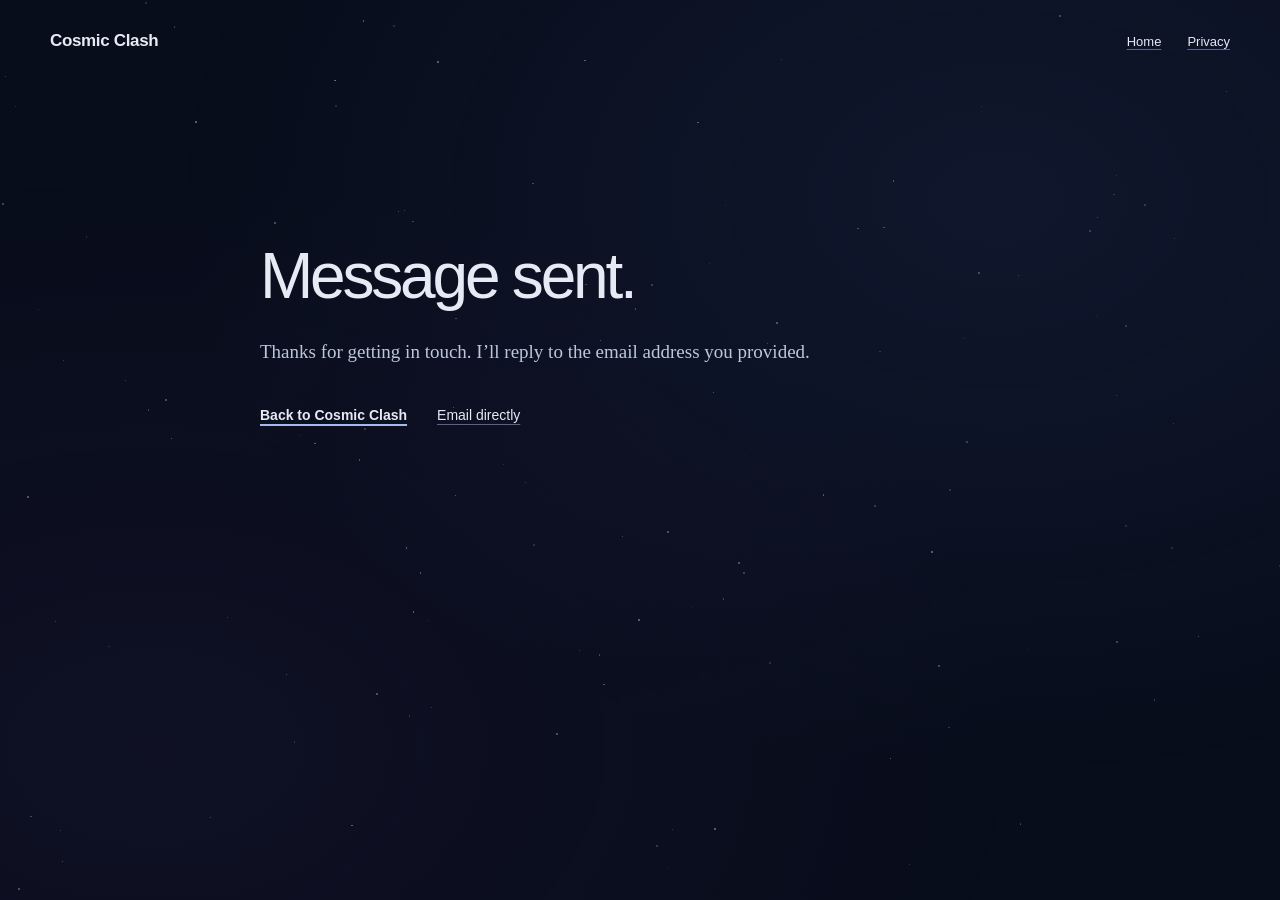
<file: support-message-received.html>
<!DOCTYPE html>
<html lang="en">
<head>
    <meta charset="UTF-8">
    <meta name="viewport" content="width=device-width, initial-scale=1.0">
    <meta name="theme-color" content="#080d1b">
    <meta name="robots" content="noindex">
    <title>Message sent — Cosmic Clash</title>
    <link rel="stylesheet" href="/home.css">
    <script src="/starfield.js" defer></script>
</head>
<body>
    <a class="skip-link" href="#main">Skip to content</a>
    <header class="site-header">
        <a class="wordmark" href="/" aria-label="Cosmic Clash home">Cosmic Clash</a>
        <nav aria-label="Primary navigation">
            <a href="/">Home</a>
            <a href="/privacy-policy.html">Privacy</a>
        </nav>
    </header>
    <main class="confirmation" id="main">
        <h1>Message sent.</h1>
        <p>Thanks for getting in touch. I’ll reply to the email address you provided.</p>
        <div class="confirmation-links">
            <a class="primary-link" href="/">Back to Cosmic Clash</a>
            <a href="mailto:zandervonn@gmail.com">Email directly</a>
        </div>
    </main>
</body>
</html>
</file>
<file: home.css>
:root {
    --space: #080d1b;
    --starlight: #e5eaf4;
    --body-text: #bcc7da;
    --muted: #97a7c1;
    --accent: #a4b9ed;
    --line: rgba(164, 185, 237, 0.24);
}

* {
    box-sizing: border-box;
}

html {
    color-scheme: dark;
    scroll-behavior: smooth;
}

body {
    margin: 0;
    isolation: isolate;
    background: var(--space);
    color: var(--starlight);
    font-family: Arial, Helvetica, sans-serif;
    font-size: 16px;
    line-height: 1.5;
    text-rendering: optimizeLegibility;
}

a {
    color: inherit;
    text-decoration-color: rgba(164, 185, 237, 0.5);
    text-decoration-thickness: 1px;
    text-underline-offset: 0.26em;
}

a:hover {
    text-decoration-color: currentColor;
}

a:focus-visible,
button:focus-visible,
input:focus-visible,
textarea:focus-visible,
summary:focus-visible {
    outline: 2px solid var(--accent);
    outline-offset: 4px;
}

img,
svg {
    display: block;
}

.skip-link {
    position: fixed;
    top: 12px;
    left: 12px;
    z-index: 20;
    padding: 8px 10px;
    background: var(--starlight);
    color: var(--space);
    transform: translateY(-160%);
}

.skip-link:focus {
    transform: translateY(0);
}

.site-header,
.introduction,
.play,
.support,
.site-footer {
    width: min(1180px, calc(100% - 64px));
    margin-inline: auto;
}

.site-header {
    display: flex;
    align-items: baseline;
    justify-content: space-between;
    gap: 32px;
    padding-block: 28px;
}

.wordmark {
    font-size: 17px;
    font-weight: 700;
    letter-spacing: -0.02em;
    text-decoration: none;
}

.site-header nav,
.site-footer nav {
    display: flex;
    flex-wrap: wrap;
    gap: 12px 26px;
    font-size: 13px;
}

.introduction {
    display: grid;
    grid-template-columns: minmax(0, 1.05fr) minmax(380px, 0.95fr);
    align-items: center;
    gap: clamp(48px, 8vw, 130px);
    min-height: 720px;
    padding-block: 96px 110px;
}

.introduction-copy {
    max-width: 610px;
}

h1,
h2,
p {
    margin-top: 0;
}

h1 {
    max-width: 600px;
    margin-bottom: 34px;
    font-size: clamp(2.35rem, 3.4vw, 3rem);
    font-weight: 500;
    letter-spacing: -0.045em;
    line-height: 1.08;
}

.introduction-text {
    max-width: 570px;
    margin-bottom: 38px;
    color: var(--body-text);
    font-family: Georgia, "Times New Roman", serif;
    font-size: clamp(1.05rem, 1.5vw, 1.2rem);
    line-height: 1.62;
}

.introduction-links {
    display: flex;
    flex-wrap: wrap;
    align-items: baseline;
    gap: 16px 30px;
    font-size: 14px;
}

.primary-link {
    font-weight: 700;
    text-decoration-color: var(--accent);
    text-decoration-thickness: 2px;
}

.primary-link span {
    display: inline-block;
    margin-left: 4px;
}

.planet,
.merge-planet {
    position: absolute;
    overflow: hidden;
    border: 1px solid rgba(188, 199, 218, 0.22);
    border-radius: 50%;
    background: #8b887e;
}

.planet img,
.merge-planet img {
    position: absolute;
    top: -12%;
    left: -50%;
    width: 200%;
    max-width: none;
    height: 124%;
    object-fit: cover;
    filter: saturate(0.82) contrast(1.02);
}

.planet::after,
.planet-surface::after,
.merge-planet::after {
    content: "";
    position: absolute;
    inset: 0;
    border-radius: inherit;
    background: radial-gradient(
        circle at 34% 28%,
        rgba(255, 255, 255, 0.14) 0 15%,
        rgba(24, 24, 20, 0.04) 40%,
        rgba(24, 24, 20, 0.55) 100%
    );
}

.rule {
    display: grid;
    grid-template-columns: minmax(0, 1fr) auto;
    align-items: center;
    gap: 72px;
    padding: 82px max(32px, calc((100vw - 1180px) / 2));
    background: transparent;
    color: var(--starlight);
}

.rule-copy {
    max-width: 680px;
    margin: 0;
    font-family: Georgia, "Times New Roman", serif;
    font-size: clamp(1.35rem, 2.1vw, 1.85rem);
    line-height: 1.45;
}

.merge-mark {
    display: flex;
    align-items: center;
    gap: 15px;
    min-width: 330px;
}

.merge-planet {
    position: relative;
    flex: 0 0 auto;
    border-color: rgba(188, 199, 218, 0.35);
}

.merge-planet-small {
    width: 42px;
    height: 42px;
}

.merge-planet-large {
    width: 78px;
    height: 78px;
}

.merge-sign {
    color: var(--muted);
    font-family: Georgia, "Times New Roman", serif;
    font-size: 21px;
}

.merge-arrow {
    margin-inline: 5px;
}

.play {
    display: grid;
    grid-template-columns: minmax(0, 0.85fr) minmax(430px, 1.15fr);
    gap: clamp(60px, 10vw, 150px);
    align-items: start;
    padding-block: 130px 150px;
}

.play-copy h2 {
    max-width: 470px;
    margin-bottom: 24px;
    font-size: clamp(1.8rem, 2.7vw, 2.35rem);
    font-weight: 500;
    letter-spacing: -0.035em;
    line-height: 1.14;
}

.play-copy p {
    max-width: 450px;
    margin-bottom: 30px;
    color: var(--body-text);
    font-family: Georgia, "Times New Roman", serif;
    font-size: 17px;
    line-height: 1.62;
}

.android-form {
    padding-top: 6px;
}

.android-form label {
    display: block;
    margin-bottom: 26px;
    font-size: 14px;
    font-weight: 700;
}

.form-row {
    display: grid;
    grid-template-columns: minmax(0, 1fr) auto;
    align-items: end;
    gap: 16px;
}

.android-form input[type="email"] {
    min-width: 0;
    width: 100%;
    padding: 13px 0 11px;
    border: 0;
    border-bottom: 1px solid var(--starlight);
    border-radius: 0;
    background: transparent;
    color: var(--starlight);
    font: inherit;
}

.android-form input[type="email"]::placeholder {
    color: var(--muted);
}

.android-form button {
    padding: 12px 15px;
    border: 1px solid var(--starlight);
    border-radius: 0;
    background: transparent;
    color: var(--starlight);
    font: 700 13px/1 Arial, Helvetica, sans-serif;
    cursor: pointer;
}

.android-form button:hover {
    background: var(--starlight);
    color: var(--space);
}

.form-note {
    margin: 18px 0 0;
    color: var(--muted);
    font-size: 12px;
}

.form-note a {
    margin-left: 12px;
}

.support {
    display: grid;
    grid-template-columns: minmax(0, 0.8fr) minmax(480px, 1.2fr);
    gap: clamp(60px, 10vw, 150px);
    align-items: start;
    padding-block: 120px 140px;
    border-top: 1px solid var(--line);
}

.support-copy h2 {
    max-width: 440px;
    margin-bottom: 24px;
    font-size: clamp(1.8rem, 2.7vw, 2.35rem);
    font-weight: 500;
    letter-spacing: -0.035em;
    line-height: 1.14;
}

.support-copy p {
    max-width: 430px;
    color: var(--body-text);
    font-family: Georgia, "Times New Roman", serif;
    font-size: 17px;
    line-height: 1.62;
}

.support-copy .support-direct {
    margin-top: 28px;
    color: var(--muted);
    font-family: Arial, Helvetica, sans-serif;
    font-size: 13px;
}

.support-form {
    display: grid;
    grid-template-columns: 1fr 1fr;
    gap: 24px 18px;
}

.support-field {
    display: grid;
    gap: 9px;
}

.support-field label {
    font-size: 13px;
    font-weight: 700;
}

.support-field label span {
    color: var(--muted);
    font-weight: 400;
}

.support-field input,
.support-field textarea {
    width: 100%;
    min-width: 0;
    padding: 12px 0;
    border: 0;
    border-bottom: 1px solid var(--starlight);
    border-radius: 0;
    background: transparent;
    color: var(--starlight);
    font: inherit;
}

.support-field textarea {
    min-height: 126px;
    padding: 14px;
    border: 1px solid var(--starlight);
    resize: vertical;
    line-height: 1.5;
}

.support-field input::placeholder,
.support-field textarea::placeholder {
    color: var(--muted);
}

.support-message {
    grid-column: 1 / -1;
}

.support-form button {
    justify-self: start;
    padding: 12px 15px;
    border: 1px solid var(--starlight);
    border-radius: 0;
    background: transparent;
    color: var(--starlight);
    font: 700 13px/1 Arial, Helvetica, sans-serif;
    cursor: pointer;
}

.support-form button:hover {
    background: var(--starlight);
    color: var(--space);
}

.support-note {
    align-self: center;
    margin: 0;
    color: var(--muted);
    font-size: 12px;
}

.honeypot {
    position: absolute !important;
    left: -10000px !important;
    width: 1px !important;
    height: 1px !important;
    overflow: hidden !important;
}

.site-footer {
    display: flex;
    justify-content: space-between;
    gap: 30px;
    padding-block: 28px 34px;
    border-top: 1px solid var(--line);
    color: var(--muted);
    font-size: 12px;
}

.site-footer p {
    margin: 0;
}

.confirmation {
    width: min(760px, calc(100% - 64px));
    min-height: calc(100vh - 85px);
    margin-inline: auto;
    padding-block: clamp(110px, 18vh, 190px);
}

.confirmation h1 {
    margin-bottom: 28px;
    font-size: clamp(2.4rem, 5vw, 4rem);
    font-weight: 500;
    letter-spacing: -0.05em;
    line-height: 1;
}

.confirmation p {
    max-width: 610px;
    margin-bottom: 38px;
    color: var(--body-text);
    font-family: Georgia, "Times New Roman", serif;
    font-size: 19px;
    line-height: 1.65;
}

.confirmation-links {
    display: flex;
    flex-wrap: wrap;
    gap: 16px 30px;
    font-size: 14px;
}

@media (max-width: 900px) {
    .introduction {
        grid-template-columns: 1fr;
        gap: 36px;
        min-height: 0;
        padding-block: 82px 88px;
    }

    .introduction-copy {
        max-width: 680px;
    }


    .rule {
        grid-template-columns: 1fr;
        gap: 50px;
    }

    .merge-mark {
        min-width: 0;
    }

    .play {
        grid-template-columns: 1fr;
        gap: 70px;
    }

    .support {
        grid-template-columns: 1fr;
        gap: 70px;
    }
}

@media (max-width: 560px) {
    html {
        scroll-behavior: auto;
    }

    .site-header,
    .introduction,
    .play,
    .support,
    .site-footer {
        width: min(100% - 40px, 1180px);
    }

    .site-header {
        display: block;
        padding-block: 22px;
    }

    .site-header nav {
        margin-top: 18px;
        gap: 9px 21px;
    }

    .introduction {
        padding-block: 62px 72px;
    }

    h1 {
        margin-bottom: 28px;
        font-size: clamp(2.15rem, 10vw, 2.55rem);
        line-height: 1.06;
    }

    .introduction-text {
        margin-bottom: 32px;
        font-size: 17px;
    }

    .introduction-links {
        display: grid;
        justify-items: start;
        gap: 16px;
    }








    .rule {
        gap: 42px;
        padding: 62px 20px;
    }

    .rule-copy {
        font-size: 21px;
    }

    .merge-mark {
        gap: 10px;
    }

    .merge-planet-small {
        width: 34px;
        height: 34px;
    }

    .merge-planet-large {
        width: 64px;
        height: 64px;
    }

    .merge-sign {
        font-size: 17px;
    }

    .play {
        gap: 58px;
        padding-block: 86px 100px;
    }

    .play-copy h2 {
        font-size: 29px;
    }

    .form-row {
        grid-template-columns: 1fr;
        align-items: stretch;
    }

    .android-form button {
        justify-self: start;
        margin-top: 8px;
    }

    .form-note a {
        display: block;
        margin: 8px 0 0;
    }

    .support {
        gap: 56px;
        padding-block: 86px 100px;
    }

    .support-copy h2 {
        font-size: 29px;
    }

    .support-form {
        grid-template-columns: 1fr;
    }

    .support-message {
        grid-column: auto;
    }

    .support-note {
        margin-top: -6px;
    }

    .site-footer {
        display: block;
    }

    .site-footer nav {
        margin-top: 14px;
    }

    .confirmation {
        width: min(100% - 40px, 760px);
        padding-block: 90px;
    }

    .confirmation p {
        font-size: 17px;
    }
}

@media (prefers-reduced-motion: reduce) {
    html {
        scroll-behavior: auto;
    }
}

/* A fixed sky behind the page; only one in five stars changes opacity. */
.starfield {
    position: fixed;
    inset: 0;
    z-index: -1;
    overflow: hidden;
    pointer-events: none;
    background:
        radial-gradient(ellipse at 78% 22%, rgba(45, 58, 106, 0.23), transparent 58%),
        radial-gradient(ellipse at 12% 83%, rgba(55, 36, 85, 0.16), transparent 54%);
}

.star {
    position: absolute;
    width: var(--size);
    height: var(--size);
    border-radius: 50%;
    background: #c8d6f2;
    opacity: var(--brightness);
}

.star-twinkle {
    animation: starlight var(--duration) ease-in-out var(--delay) infinite;
}

.starfield.is-paused .star-twinkle {
    animation-play-state: paused;
}

@keyframes starlight {
    0%, 100% { opacity: var(--brightness); }
    50% { opacity: 0.1; }
}

@media (max-width: 560px) {
    .star:nth-child(n + 61) { display: none; }
}

@media (prefers-reduced-motion: reduce) {
    .star-twinkle { animation: none; }
}

.gameplay-preview {
    width: 280px;
    max-width: 100%;
    margin: 0 26px 0 0;
}

.gameplay-preview video {
    display: block;
    width: 100%;
    height: auto;
    /* Fade into the actual sky rather than painting a rectangular frame. */
    -webkit-mask-image: linear-gradient(to right, transparent, #000 7% 93%, transparent), linear-gradient(to bottom, transparent, #000 5% 94%, transparent);
    mask-image: linear-gradient(to right, transparent, #000 7% 93%, transparent), linear-gradient(to bottom, transparent, #000 5% 94%, transparent);
    -webkit-mask-composite: source-in;
    mask-composite: intersect;
}

.gameplay-preview figcaption {
    display: flex;
    flex-wrap: wrap;
    justify-content: center;
    align-items: baseline;
    gap: 8px 18px;
    margin-top: 20px;
    color: var(--muted);
    font-size: 12px;
}

.video-toggle {
    padding: 4px 0;
    border: 0;
    background: none;
    color: var(--body-text);
    font: inherit;
    text-decoration: underline;
    text-underline-offset: 0.26em;
    cursor: pointer;
}

/* Keep the source texture detail underneath each planet's colour. */
.surface-neptune {
    isolation: isolate;
    background: #94a6ff;
}

.surface-neptune img { mix-blend-mode: multiply; }

.surface-pluto {
    isolation: isolate;
    background: #baa0dc;
}

.surface-pluto img { mix-blend-mode: multiply; }

/* One text hero, then a video alongside the scrolling planets. */
.introduction {
    display: block;
    min-height: 0;
    padding-block: clamp(40px, 6vh, 64px) 52px;
}

.introduction-copy {
    max-width: 760px;
    margin-inline: auto;
    text-align: center;
}

.introduction h1 { max-width: 760px; }
.introduction-text { max-width: 660px; margin-inline: auto; }
.introduction-links { justify-content: center; }

.gameplay-showcase {
    display: grid;
    grid-template-columns: minmax(0, 1fr) minmax(0, 1fr);
    --showcase-gap: clamp(24px, 6vw, 96px);
    gap: var(--showcase-gap);
    position: relative;
    isolation: isolate;
    overflow: clip;
    width: 100%;
    margin-inline: auto;
    padding: 12px max(32px, calc((100% - 1050px) / 2)) 44px;
}

.video-track { position: relative; min-width: 0; z-index: 1; }
.gameplay-preview { margin: 0 auto; transform: translateY(var(--video-shift, 0px)); }
.planet-column { min-width: 0; z-index: 2; pointer-events: none; }

.orbit-stage {
    position: relative;
    --orbit-run: 1200px;
    height: calc(var(--orbit-run) + max(480px, 35vw + 200px));
    transform: translateY(var(--planet-shift, 0px));
    --overlap-x: calc(20px - var(--showcase-gap) - max(0px, 50% - 140px));
}

.orbit-stage .planet { transform: translate(-50%, -50%); }
.orbit-pluto { left: 30%; top: calc(var(--orbit-run) * 0.06); width: 46px; height: 46px; }
.orbit-mercury-two { left: 78%; top: calc(var(--orbit-run) * 0.13); width: 40px; height: 40px; }
.orbit-mars { left: 42%; top: calc(var(--orbit-run) * 0.24); width: 82px; height: 82px; }
.orbit-venus { left: 84%; top: calc(var(--orbit-run) * 0.33); width: 66px; height: 66px; }
.orbit-earth { left: var(--overlap-x); top: calc(var(--orbit-run) * 0.41); width: 120px; height: 120px; }
.orbit-neptune { left: 64%; top: calc(var(--orbit-run) * 0.52); width: 72px; height: 72px; }
.orbit-uranus { left: 10%; top: calc(var(--orbit-run) * 0.64); width: 78px; height: 78px; }
.orbit-saturn { left: calc(var(--overlap-x) + 44px); top: calc(var(--orbit-run) * 0.76); width: 112px; height: 112px; }
.orbit-jupiter { left: 76%; top: calc(var(--orbit-run) * 0.9); width: 138px; height: 138px; }

/* Invisible endpoint for the chain; the Sun itself spans the full section. */
.orbit-sun {
    left: 0;
    top: calc(var(--orbit-run) + 160px);
    width: 0;
    height: 0;
    border: 0;
    background: none;
    opacity: 0;
}

.sun-horizon {
    position: absolute;
    z-index: 0;
    left: 0;
    top: var(--sun-top, 100%);
    width: 100%;
    height: 35vw;
    overflow: hidden;
    pointer-events: none;
    opacity: var(--sun-opacity, 0);
    -webkit-mask-image: linear-gradient(to bottom, #000 0% 42%, transparent 100%);
    mask-image: linear-gradient(to bottom, #000 0% 42%, transparent 100%);
}

.sun-disc {
    position: absolute;
    top: 0;
    left: 50%;
    width: 140vw;
    height: 140vw;
    transform: translateX(-50%);
    overflow: hidden;
    border-radius: 50%;
    background: #f7941d;
    box-shadow: 0 0 24px rgba(255, 151, 37, 0.2);
}

.sun-disc img {
    position: absolute;
    top: -12%;
    left: -50%;
    width: 200%;
    height: 124%;
    max-width: none;
    object-fit: cover;
    filter: saturate(1.05) contrast(1.03);
}

.ringed-planet {
    --ring-image: url('/assets/materials/saturn-rings.png');
    --ring-tilt: -24deg;
    --ring-opacity: 0.85;
    --ring-mask: none;
    overflow: visible;
    border: 0;
    background: none;
    isolation: isolate;
}

.planet-surface {
    position: absolute;
    inset: 0;
    z-index: 1;
    overflow: hidden;
    border: 1px solid rgba(188, 199, 218, 0.22);
    border-radius: 50%;
    background: #8b887e;
}

.ringed-planet::before,
.ringed-planet::after {
    content: '';
    position: absolute;
    inset: -55%;
    border-radius: 0;
    background: var(--ring-image) center / 100% 100% no-repeat;
    opacity: var(--ring-opacity);
    transform: rotate(var(--ring-tilt)) scaleY(0.36);
    -webkit-mask-image: var(--ring-mask);
    mask-image: var(--ring-mask);
}

.ringed-planet::before { z-index: 0; }
.ringed-planet::after { z-index: 2; clip-path: inset(50% 0 0); }

.ringed-uranus {
    --ring-image: url('/assets/materials/uranus-rings.png');
    --ring-tilt: -68deg;
    --ring-opacity: 0.5;
    --ring-mask: radial-gradient(closest-side, transparent 80%, #000 81% 83%, transparent 84% 90%, #000 91% 93%, transparent 94% 97%, #000 98%, transparent 100%);
}

.orbit-path {
    position: absolute;
    inset: 0;
    width: 100%;
    height: 100%;
    overflow: visible;
}

.orbit-route {
    fill: none;
    stroke: rgba(164, 185, 237, 0.4);
    stroke-width: 1.4;
    stroke-linecap: round;
    stroke-dasharray: 1 8;
}

.orbit-reveal { stroke-dasharray: 1; stroke-dashoffset: 1; }

.rule-description {
    display: grid;
    grid-template-columns: minmax(0, 1fr) auto;
    align-items: center;
    gap: 64px;
    width: 100%;
}
.rule { display: block; }
.rule-description .merge-mark { margin-top: 0; }

@media (max-width: 900px) {
    .rule-description { grid-template-columns: 1fr; gap: 36px; }
    .gameplay-preview { width: min(280px, 100%); }
}

@media (max-width: 560px) {
    .introduction { padding-block: 30px 38px; }
    .introduction-links { justify-items: center; }
    .gameplay-showcase { --showcase-gap: 18px; padding: 0 20px 44px; }
    .orbit-stage { --orbit-run: 900px; height: calc(var(--orbit-run) + 320px); --overlap-x: calc(8px - var(--showcase-gap)); }
    .orbit-pluto { width: 24px; height: 24px; }
    .orbit-mercury-two { width: 22px; height: 22px; }
    .orbit-mars { width: 44px; height: 44px; }
    .orbit-venus { width: 38px; height: 38px; }
    .orbit-earth { width: 60px; height: 60px; }
    .orbit-neptune { width: 40px; height: 40px; }
    .orbit-uranus { width: 42px; height: 42px; }
    .orbit-saturn { left: calc(var(--overlap-x) + 14px); width: 58px; height: 58px; }
    .orbit-jupiter { left: min(76%, calc(100% - 36px)); width: 68px; height: 68px; }
    .orbit-sun { top: calc(var(--orbit-run) + 140px); }
    .gameplay-preview figcaption { gap: 4px; font-size: 11px; }
}

@media (prefers-reduced-motion: reduce) {
    .gameplay-preview,
    .orbit-stage { transform: none; }
    .orbit-reveal { stroke-dashoffset: 0; }
    .sun-horizon { opacity: 1; }
}
</file>
<file: styles.css>
:root {
    --space: #070b16;
    --space-deep: #040711;
    --surface: #10182a;
    --surface-raised: #151f35;
    --ink: #f5f7fb;
    --muted: #aab5ca;
    --solar: #ffc857;
    --solar-soft: #ffe2a3;
    --orbit: #67d8ff;
    --violet: #8b7cff;
    --line: rgba(213, 225, 246, 0.14);
    --line-strong: rgba(213, 225, 246, 0.24);
    --shadow: 0 2rem 5rem rgba(0, 0, 0, 0.32);
    --radius: 1.5rem;
    --content: 72rem;
    --measure: 68ch;
    --display: ui-rounded, "SF Pro Rounded", "Avenir Next", "Segoe UI", sans-serif;
    --body: -apple-system, BlinkMacSystemFont, "Segoe UI", sans-serif;
}

* {
    box-sizing: border-box;
}

html {
    color-scheme: dark;
    scroll-behavior: smooth;
    background: var(--space);
}

body {
    min-height: 100svh;
    margin: 0;
    color: var(--ink);
    background:
        radial-gradient(circle at 84% 7%, rgba(139, 124, 255, 0.11), transparent 23rem),
        radial-gradient(circle at 18% 32%, rgba(103, 216, 255, 0.06), transparent 27rem),
        var(--space);
    font: 1rem/1.7 var(--body);
    text-rendering: optimizeLegibility;
}

body::before {
    position: fixed;
    inset: 0;
    z-index: -1;
    pointer-events: none;
    content: "";
    opacity: 0.55;
    background-image:
        radial-gradient(circle at 11% 17%, rgba(255, 255, 255, 0.8) 0 1px, transparent 1.2px),
        radial-gradient(circle at 29% 71%, rgba(103, 216, 255, 0.7) 0 1px, transparent 1.2px),
        radial-gradient(circle at 52% 13%, rgba(255, 255, 255, 0.62) 0 1px, transparent 1.2px),
        radial-gradient(circle at 68% 55%, rgba(255, 255, 255, 0.7) 0 1px, transparent 1.2px),
        radial-gradient(circle at 88% 82%, rgba(139, 124, 255, 0.75) 0 1px, transparent 1.2px);
    background-size: 23rem 19rem, 29rem 31rem, 37rem 23rem, 41rem 29rem, 31rem 37rem;
}

a {
    color: inherit;
    text-underline-offset: 0.22em;
}

a:hover {
    color: var(--orbit);
}

a:focus-visible,
summary:focus-visible {
    outline: 0.2rem solid var(--orbit);
    outline-offset: 0.25rem;
    border-radius: 0.25rem;
}

p,
ul,
ol,
dl {
    margin-top: 0;
}

h1,
h2,
h3 {
    margin-top: 0;
    font-family: var(--display);
    text-wrap: balance;
}

h2 {
    margin-bottom: 1rem;
    font-size: clamp(2rem, 5vw, 3.5rem);
    line-height: 1.04;
    letter-spacing: -0.035em;
}

h3 {
    margin-bottom: 0.45rem;
    font-size: 1.12rem;
    line-height: 1.35;
}

section[id] {
    scroll-margin-top: 6.5rem;
}

.shell {
    width: min(calc(100% - 2rem), var(--content));
    margin-inline: auto;
}

.skip-link {
    position: fixed;
    top: 0.75rem;
    left: 0.75rem;
    z-index: 100;
    padding: 0.65rem 0.9rem;
    color: var(--space);
    background: var(--solar);
    border-radius: 0.5rem;
    font-weight: 800;
    transform: translateY(-160%);
    transition: transform 160ms ease;
}

.skip-link:focus {
    transform: translateY(0);
}

.site-header {
    position: sticky;
    top: 0;
    z-index: 20;
    border-bottom: 1px solid var(--line);
    background: rgba(7, 11, 22, 0.88);
    backdrop-filter: blur(16px);
}

.header-inner,
.footer-inner {
    display: flex;
    align-items: center;
    justify-content: space-between;
    gap: 1rem;
}

.header-inner {
    min-height: 4.6rem;
}

.brand {
    display: inline-flex;
    align-items: center;
    gap: 0.7rem;
    min-height: 2.75rem;
    color: var(--ink);
    font-family: var(--display);
    font-size: 0.95rem;
    font-weight: 800;
    letter-spacing: 0.08em;
    text-decoration: none;
    text-transform: uppercase;
}

.brand:hover {
    color: var(--ink);
}

.brand-orb {
    position: relative;
    display: inline-block;
    flex: 0 0 auto;
    width: 1.45rem;
    aspect-ratio: 1;
    border: 1px solid rgba(255, 255, 255, 0.42);
    border-radius: 50%;
    background:
        radial-gradient(circle at 35% 28%, #fff 0 5%, transparent 7%),
        radial-gradient(circle at 36% 33%, var(--solar-soft), var(--solar) 38%, #e97622 75%, #95350d);
    box-shadow: 0 0 1rem rgba(255, 200, 87, 0.36);
}

.brand-orb::after {
    position: absolute;
    inset: 43% -28%;
    content: "";
    border: 1px solid rgba(103, 216, 255, 0.58);
    border-radius: 50%;
    transform: rotate(-18deg);
}

.primary-nav {
    display: flex;
    align-items: center;
    gap: clamp(0.25rem, 2vw, 1.2rem);
}

.primary-nav a {
    display: inline-flex;
    align-items: center;
    min-height: 2.75rem;
    padding-inline: 0.55rem;
    color: var(--muted);
    font-size: 0.85rem;
    font-weight: 700;
    text-decoration: none;
}

.primary-nav a:hover,
.primary-nav a[aria-current="page"] {
    color: var(--ink);
}

.primary-nav a[aria-current="page"] {
    box-shadow: inset 0 -2px var(--solar);
}

.eyebrow,
.section-kicker {
    margin-bottom: 0.8rem;
    color: var(--orbit);
    font-family: var(--display);
    font-size: 0.72rem;
    font-weight: 800;
    letter-spacing: 0.18em;
    line-height: 1.4;
    text-transform: uppercase;
}

.hero {
    position: relative;
    overflow: clip;
    border-bottom: 1px solid var(--line);
}

.hero-grid {
    display: grid;
    gap: 2rem;
    align-items: center;
    min-height: min(51rem, calc(100svh - 4.6rem));
    padding-block: clamp(4rem, 11vw, 8rem);
}

.hero-copy {
    position: relative;
    z-index: 2;
}

.hero h1 {
    max-width: 10ch;
    margin-bottom: 1.5rem;
    font-size: clamp(3.2rem, 12vw, 7rem);
    font-weight: 800;
    letter-spacing: -0.06em;
    line-height: 0.91;
}

.hero h1 span {
    color: var(--solar);
}

.lede {
    max-width: 42rem;
    margin-bottom: 0;
    color: #c7d0e0;
    font-size: clamp(1.05rem, 2vw, 1.25rem);
    line-height: 1.65;
}

.hero-actions {
    display: flex;
    flex-wrap: wrap;
    align-items: center;
    gap: 1rem 1.35rem;
    margin-top: 2rem;
}

.android-access-form {
    max-width: 42rem;
    margin-top: 1.35rem;
    padding: 1rem;
    border: 1px solid var(--line);
    border-radius: 1rem;
    background: rgba(13, 22, 40, 0.72);
}

.android-access-heading {
    display: flex;
    flex-wrap: wrap;
    align-items: baseline;
    justify-content: space-between;
    gap: 0.35rem 1rem;
    margin-bottom: 0.8rem;
}

.android-access-heading strong {
    color: var(--ink);
    font-family: var(--display);
    font-size: 1.05rem;
}

.android-access-heading span,
.android-access-form label {
    color: var(--muted);
    font-size: 0.92rem;
}

.android-access-form label {
    display: block;
    margin-bottom: 0.45rem;
    font-weight: 750;
}

.android-access-controls {
    display: flex;
    gap: 0.7rem;
}

.android-access-controls input {
    min-width: 0;
    flex: 1 1 15rem;
    min-height: 3.25rem;
    padding: 0.75rem 1rem;
    border: 1px solid var(--line-strong);
    border-radius: 999px;
    outline: none;
    color: var(--ink);
    background: #091225;
    font: inherit;
    transition: border-color 160ms ease, box-shadow 160ms ease;
}

.android-access-controls input::placeholder {
    color: #738098;
}

.android-access-controls input:focus {
    border-color: var(--orbit);
    box-shadow: 0 0 0 3px rgba(103, 216, 255, 0.15);
}

.android-access-note {
    margin: 0.8rem 0 0;
    color: var(--muted);
    font-size: 0.82rem;
    line-height: 1.55;
}

.android-access-note a {
    display: inline-block;
    margin-left: 0.35rem;
    color: var(--ink);
    font-weight: 750;
    text-decoration-color: rgba(103, 216, 255, 0.48);
}

.android-access-note a:hover {
    color: var(--orbit);
}

.form-honeypot {
    position: absolute !important;
    width: 1px !important;
    height: 1px !important;
    overflow: hidden !important;
    clip: rect(0 0 0 0) !important;
    white-space: nowrap !important;
}

.button {
    display: inline-flex;
    align-items: center;
    justify-content: center;
    gap: 0.65rem;
    min-height: 3.25rem;
    padding: 0.75rem 1.15rem;
    border: 1px solid transparent;
    border-radius: 999px;
    font-weight: 800;
    line-height: 1.2;
    text-align: center;
    text-decoration: none;
    transition: transform 160ms ease, box-shadow 160ms ease, background-color 160ms ease;
}

.button:hover {
    color: inherit;
    transform: translateY(-2px);
}

.button-primary {
    color: #171005;
    background: var(--solar);
    box-shadow: 0 0.85rem 2rem rgba(255, 200, 87, 0.18);
}

.button-primary:hover {
    color: #171005;
    background: #ffd574;
    box-shadow: 0 1rem 2.5rem rgba(255, 200, 87, 0.27);
}

.button-secondary {
    border-color: var(--line-strong);
    color: var(--ink);
    background: var(--surface-raised);
}

.button-secondary:hover {
    color: var(--ink);
    border-color: rgba(103, 216, 255, 0.48);
    background: #1a2945;
}

.text-link {
    display: inline-flex;
    align-items: center;
    min-height: 2.75rem;
    color: var(--ink);
    font-weight: 750;
    text-decoration-color: var(--line-strong);
}

.orbit-stage {
    position: relative;
    width: min(34rem, 100%);
    aspect-ratio: 1;
    margin-inline: auto;
    filter: drop-shadow(0 2rem 4rem rgba(0, 0, 0, 0.35));
}

.request-confirmation {
    display: grid;
    min-height: calc(100svh - 4.6rem);
    place-items: center;
}

.request-confirmation-inner {
    padding-block: 5rem;
    text-align: center;
}

.request-confirmation h1 {
    margin-bottom: 1rem;
    color: var(--solar);
    font-size: clamp(2.8rem, 9vw, 6rem);
}

.request-confirmation p:not(.eyebrow) {
    max-width: 38rem;
    margin-inline: auto;
    color: #c7d0e0;
    font-size: 1.1rem;
    line-height: 1.65;
}

.request-confirmation .hero-actions {
    justify-content: center;
}

@media (max-width: 36rem) {
    .android-access-controls {
        flex-direction: column;
    }

    .android-access-controls .button {
        width: 100%;
    }
}

.orbit-stage::before {
    position: absolute;
    inset: 12%;
    content: "";
    border-radius: 50%;
    background: radial-gradient(circle, rgba(255, 200, 87, 0.09), transparent 66%);
}

.orbit {
    position: absolute;
    top: 50%;
    left: 50%;
    border: 1px solid rgba(103, 216, 255, 0.32);
    border-radius: 50%;
    transform: translate(-50%, -50%) rotate(-21deg);
}

.orbit-one {
    width: 95%;
    height: 42%;
}

.orbit-two {
    width: 77%;
    height: 30%;
    border-color: rgba(139, 124, 255, 0.28);
    transform: translate(-50%, -50%) rotate(20deg);
}

.sun,
.planet {
    position: absolute;
    display: block;
    aspect-ratio: 1;
    border-radius: 50%;
}

.sun {
    top: 26%;
    right: 11%;
    width: 35%;
    background:
        radial-gradient(circle at 36% 31%, #fff8d8 0 4%, transparent 7%),
        radial-gradient(circle at 40% 39%, #fff0a0, var(--solar) 38%, #ee7f27 68%, #a64213);
    box-shadow:
        0 0 2rem rgba(255, 200, 87, 0.74),
        0 0 6rem rgba(255, 159, 56, 0.24);
}

.planet {
    border: 1px solid rgba(255, 255, 255, 0.24);
    box-shadow: inset -0.7rem -0.6rem 1.2rem rgba(0, 0, 0, 0.46), 0 0.7rem 1.5rem rgba(0, 0, 0, 0.34);
}

.planet-small {
    bottom: 28%;
    left: 8%;
    width: 8%;
    background: linear-gradient(140deg, #ced8ec, #53617a);
}

.planet-mid {
    bottom: 18%;
    left: 27%;
    width: 14%;
    background: linear-gradient(145deg, #9de5f4, #226c91 58%, #152942);
}

.planet-large {
    bottom: 12%;
    left: 48%;
    width: 21%;
    background:
        radial-gradient(circle at 66% 38%, rgba(255, 216, 134, 0.58) 0 8%, transparent 9%),
        linear-gradient(145deg, #c57b55, #6b3153 58%, #251a35);
}

.orbit-caption {
    position: absolute;
    right: 4%;
    bottom: 2%;
    padding: 0.5rem 0.7rem;
    color: var(--muted);
    border: 1px solid var(--line);
    border-radius: 999px;
    background: rgba(7, 11, 22, 0.78);
    font-family: var(--display);
    font-size: 0.68rem;
    font-weight: 800;
    letter-spacing: 0.1em;
    text-transform: uppercase;
}

.section {
    padding-block: clamp(5rem, 10vw, 8rem);
}

.section-heading {
    max-width: 42rem;
    margin-bottom: 2.5rem;
}

.section-heading > p:last-child {
    max-width: 38rem;
    margin-bottom: 0;
    color: var(--muted);
    font-size: 1.05rem;
}

.how-section {
    background: rgba(16, 24, 42, 0.58);
    border-bottom: 1px solid var(--line);
}

.steps {
    display: grid;
    gap: 1px;
    margin: 0;
    padding: 1px;
    overflow: hidden;
    list-style: none;
    border: 1px solid var(--line);
    border-radius: var(--radius);
    background: var(--line);
    box-shadow: var(--shadow);
}

.steps li {
    min-height: 15rem;
    padding: clamp(1.4rem, 4vw, 2rem);
    background: var(--surface);
}

.steps strong {
    display: block;
    margin: 2.1rem 0 0.45rem;
    font-family: var(--display);
    font-size: 1.5rem;
}

.steps p {
    margin-bottom: 0;
    color: var(--muted);
}

.step-marker {
    color: var(--orbit);
    font-family: var(--display);
    font-size: 0.75rem;
    font-weight: 800;
    letter-spacing: 0.16em;
}

.merge-path {
    display: flex;
    flex-wrap: wrap;
    align-items: center;
    justify-content: center;
    gap: 0.65rem 0.8rem;
    margin-top: 2rem;
    color: var(--muted);
    font-family: var(--display);
    font-size: 0.75rem;
    font-weight: 800;
    letter-spacing: 0.1em;
    text-transform: uppercase;
}

.merge-path i {
    width: 1.8rem;
    height: 1px;
    background: linear-gradient(90deg, var(--line), var(--orbit));
}

.merge-path-sun {
    color: var(--solar);
}

.support-section {
    padding-block: clamp(4rem, 9vw, 7rem);
}

.support-panel {
    display: grid;
    gap: clamp(2rem, 6vw, 4.5rem);
    padding: clamp(1.5rem, 5vw, 3.5rem);
    overflow: hidden;
    border: 1px solid var(--line);
    border-radius: var(--radius);
    background:
        radial-gradient(circle at 92% 25%, rgba(255, 200, 87, 0.13), transparent 16rem),
        var(--surface);
}

.support-panel h2 {
    margin-bottom: 0.65rem;
}

.support-panel p:last-child {
    margin-bottom: 0;
    color: var(--muted);
}

.support-copy {
    align-self: start;
}

.support-direct-email {
    margin-top: 1.35rem;
    font-size: 0.92rem;
}

.support-direct-email a {
    color: var(--ink);
    font-weight: 750;
    text-decoration-color: rgba(103, 216, 255, 0.48);
}

.support-direct-email a:hover {
    color: var(--orbit);
}

.support-form {
    display: grid;
    gap: 1rem;
    width: 100%;
}

.support-field {
    display: grid;
    gap: 0.45rem;
}

.support-field label {
    color: var(--ink);
    font-size: 0.9rem;
    font-weight: 750;
}

.support-field label span {
    color: var(--muted);
    font-weight: 500;
}

.support-field input,
.support-field textarea {
    width: 100%;
    padding: 0.8rem 1rem;
    border: 1px solid var(--line-strong);
    border-radius: 0.9rem;
    outline: none;
    color: var(--ink);
    background: #091225;
    font: inherit;
    transition: border-color 160ms ease, box-shadow 160ms ease;
}

.support-field input {
    min-height: 3.15rem;
}

.support-field textarea {
    min-height: 8rem;
    resize: vertical;
    line-height: 1.5;
}

.support-field input::placeholder,
.support-field textarea::placeholder {
    color: #738098;
}

.support-field input:focus,
.support-field textarea:focus {
    border-color: var(--orbit);
    box-shadow: 0 0 0 3px rgba(103, 216, 255, 0.15);
}

.support-form .button {
    justify-self: start;
}

.support-form-note {
    font-size: 0.78rem;
    line-height: 1.5;
}

.site-footer {
    border-top: 1px solid var(--line);
    color: var(--muted);
    background: var(--space-deep);
}

.footer-inner {
    min-height: 6.5rem;
    padding-block: 1.25rem;
    font-size: 0.85rem;
}

.footer-inner p {
    margin-bottom: 0;
}

.footer-links {
    display: flex;
    gap: 1.15rem;
}

/* Privacy policy */

.policy-hero {
    border-bottom: 1px solid var(--line);
    background:
        radial-gradient(circle at 78% 18%, rgba(103, 216, 255, 0.09), transparent 24rem),
        rgba(16, 24, 42, 0.45);
}

.policy-hero-inner {
    display: grid;
    gap: 2.5rem;
    padding-block: clamp(4rem, 9vw, 6.5rem);
}

.policy-hero h1 {
    max-width: 13ch;
    margin-bottom: 1.4rem;
    font-size: clamp(3rem, 8vw, 5.8rem);
    font-weight: 800;
    letter-spacing: -0.055em;
    line-height: 0.96;
}

.policy-meta {
    display: grid;
    gap: 0;
    margin: 0;
    border-top: 1px solid var(--line);
}

.policy-meta div {
    display: grid;
    grid-template-columns: 7rem 1fr;
    gap: 1rem;
    padding-block: 0.9rem;
    border-bottom: 1px solid var(--line);
}

.policy-meta dt {
    color: var(--muted);
    font-size: 0.76rem;
    font-weight: 800;
    letter-spacing: 0.08em;
    text-transform: uppercase;
}

.policy-meta dd {
    margin: 0;
    color: var(--ink);
    font-weight: 650;
}

.policy-layout {
    display: grid;
    gap: clamp(2rem, 7vw, 6rem);
    padding-block: clamp(3rem, 8vw, 6rem);
}

.policy-sidebar {
    min-width: 0;
}

.policy-toc {
    border: 1px solid var(--line);
    border-radius: 1rem;
    background: rgba(16, 24, 42, 0.68);
}

.policy-toc summary {
    min-height: 3.25rem;
    padding: 0.78rem 1rem;
    cursor: pointer;
    color: var(--ink);
    font-family: var(--display);
    font-size: 0.8rem;
    font-weight: 800;
    letter-spacing: 0.08em;
    text-transform: uppercase;
}

.policy-toc nav {
    display: grid;
    padding: 0 0.7rem 0.8rem;
}

.policy-toc nav a {
    display: flex;
    align-items: center;
    min-height: 2.55rem;
    padding: 0.35rem 0.55rem;
    color: var(--muted);
    border-radius: 0.45rem;
    font-size: 0.88rem;
    font-weight: 650;
    text-decoration: none;
}

.policy-toc nav a:hover {
    color: var(--ink);
    background: rgba(103, 216, 255, 0.07);
}

.policy-body {
    min-width: 0;
}

.policy-body > section {
    max-width: var(--measure);
    padding-bottom: clamp(3.5rem, 8vw, 5.5rem);
    margin-bottom: clamp(3.5rem, 8vw, 5.5rem);
    border-bottom: 1px solid var(--line);
}

.policy-body > section:last-child {
    padding-bottom: 0;
    margin-bottom: 0;
    border-bottom: 0;
}

.policy-body h2 {
    font-size: clamp(2rem, 5vw, 3rem);
}

.policy-body p,
.policy-body li {
    color: #c2cbda;
}

.policy-body strong,
.policy-body h3 {
    color: var(--ink);
}

.policy-body ul {
    padding-left: 1.25rem;
}

.policy-body li {
    padding-left: 0.35rem;
    margin-bottom: 0.7rem;
}

.policy-body li::marker {
    color: var(--orbit);
}

.policy-body a {
    color: var(--ink);
    text-decoration-color: rgba(103, 216, 255, 0.48);
}

.policy-body a:hover {
    color: var(--orbit);
}

.policy-callout {
    margin-top: 1.8rem;
    padding: 1.25rem 1.35rem 1.3rem;
    border-left: 3px solid var(--solar);
    border-radius: 0 0.8rem 0.8rem 0;
    background: rgba(255, 200, 87, 0.07);
}

.policy-callout p {
    margin: 0.35rem 0 0;
}

.policy-callout-warning {
    margin-block: 1rem 1.35rem;
    border-left-color: #ff9b66;
    background: rgba(255, 155, 102, 0.08);
}

.data-group,
.choice-list > div {
    padding-block: 1.35rem;
    border-top: 1px solid var(--line);
}

.data-group:first-of-type,
.choice-list > div:first-child {
    margin-top: 1.8rem;
}

.data-group p:last-child,
.choice-list > div p:last-child {
    margin-bottom: 0;
}

.provider-list {
    display: grid;
    gap: 1px;
    margin: 1.8rem 0;
    padding: 1px;
    overflow: hidden;
    border: 1px solid var(--line);
    border-radius: 1rem;
    background: var(--line);
}

.provider-list > div {
    padding: 1.3rem;
    background: var(--surface);
}

.provider-list p {
    margin-bottom: 0.7rem;
}

.provider-list a {
    display: inline-flex;
    align-items: center;
    min-height: 2.75rem;
    color: var(--orbit);
    font-size: 0.88rem;
    font-weight: 750;
}

.policy-contact {
    display: flex;
    align-items: flex-start;
    gap: 1rem;
    margin-top: 1.8rem;
    padding: 1.3rem;
    border: 1px solid var(--line);
    border-radius: 1rem;
    background: var(--surface);
}

.policy-contact .brand-orb {
    width: 2rem;
    margin-top: 0.15rem;
}

.policy-contact p {
    margin: 0.15rem 0;
}

@media (min-width: 46rem) {
    .steps {
        grid-template-columns: repeat(3, 1fr);
    }

    .support-panel {
        flex-direction: row;
        align-items: center;
    }

    .policy-hero-inner {
        grid-template-columns: minmax(0, 1.25fr) minmax(18rem, 0.75fr);
        align-items: end;
    }

    .provider-list {
        grid-template-columns: repeat(2, minmax(0, 1fr));
    }
}

@media (min-width: 58rem) {
    .hero-grid {
        grid-template-columns: minmax(0, 1.06fr) minmax(22rem, 0.76fr);
    }

    .orbit-stage {
        width: 38rem;
        margin-right: -8rem;
    }

    .support-panel {
        grid-template-columns: minmax(0, 0.8fr) minmax(22rem, 1.2fr);
        align-items: start;
    }

    .policy-layout {
        grid-template-columns: 13.5rem minmax(0, 1fr);
        align-items: start;
    }

    .policy-sidebar {
        position: sticky;
        top: 6.1rem;
    }

    .policy-toc {
        border: 0;
        background: transparent;
    }

    .policy-toc summary {
        padding-inline: 0;
        cursor: pointer;
    }

    .policy-toc nav {
        padding-inline: 0;
    }

    .policy-toc nav a {
        padding-inline: 0;
    }

    .policy-toc nav a:hover {
        background: transparent;
    }
}

@media (max-width: 38rem) {
    .header-inner {
        align-items: stretch;
        flex-direction: column;
        gap: 0;
        padding-top: 0.35rem;
    }

    .brand {
        align-self: flex-start;
    }

    .primary-nav {
        justify-content: space-between;
        width: 100%;
    }

    .primary-nav a {
        justify-content: center;
        flex: 1;
        padding-inline: 0.25rem;
    }

    .hero-grid {
        padding-top: 3.5rem;
    }

    .orbit-stage {
        width: min(28rem, 120%);
        margin: -1rem -10% -2rem;
    }

    .hero-actions {
        align-items: stretch;
        flex-direction: column;
    }

    .text-link {
        justify-content: center;
    }

    .merge-path i {
        width: 0.9rem;
    }

    .footer-inner {
        align-items: flex-start;
        flex-direction: column;
    }

    .policy-hero-inner {
        padding-top: 3rem;
    }

    .policy-meta div {
        grid-template-columns: 1fr;
        gap: 0.15rem;
    }
}

@media (prefers-reduced-motion: reduce) {
    html {
        scroll-behavior: auto;
    }

    *,
    *::before,
    *::after {
        scroll-behavior: auto !important;
        animation-duration: 0.01ms !important;
        animation-iteration-count: 1 !important;
        transition-duration: 0.01ms !important;
    }
}
</file>
<file: legal.css>
:root {
    --legal-stone: #b8b3a6;
    --legal-ink: #25271f;
    --legal-soil: #36382f;
    --legal-chalk: #e5dfd1;
    --legal-rust: #744636;
    --legal-moss: #59604d;
    --legal-faded: #5c5c51;
    --legal-line: rgba(37, 39, 31, 0.28);
}

html {
    color-scheme: light;
    scroll-behavior: smooth;
}

body {
    background: var(--legal-stone);
    color: var(--legal-ink);
    font-family: Arial, Helvetica, sans-serif;
    font-size: 16px;
    line-height: 1.6;
}

body::before {
    display: none;
}

a {
    color: inherit;
    text-decoration-color: rgba(37, 39, 31, 0.45);
    text-decoration-thickness: 1px;
    text-underline-offset: 0.25em;
}

a:hover {
    color: inherit;
    text-decoration-color: currentColor;
}

a:focus-visible,
summary:focus-visible {
    outline: 2px solid var(--legal-rust);
    outline-offset: 4px;
}

.shell {
    width: min(1120px, calc(100% - 64px));
}

.site-header {
    position: static;
    border: 0;
    background: transparent;
    backdrop-filter: none;
}

.header-inner {
    min-height: 0;
    padding-block: 28px;
}

.brand {
    gap: 0;
    color: var(--legal-ink);
    font-size: 17px;
    font-weight: 700;
    letter-spacing: -0.02em;
    text-transform: none;
}

.primary-nav {
    gap: 26px;
}

.primary-nav a {
    padding: 0;
    color: var(--legal-ink);
    font-size: 13px;
    font-weight: 400;
    letter-spacing: 0;
    text-transform: none;
}

.primary-nav a:hover,
.primary-nav a[aria-current="page"] {
    color: var(--legal-ink);
}

.primary-nav a[aria-current="page"] {
    border-bottom-color: var(--legal-rust);
}

.policy-hero {
    padding: 108px 0 86px;
    border: 0;
    background: transparent;
}

.policy-hero-inner {
    grid-template-columns: minmax(0, 1.1fr) minmax(280px, 0.65fr);
    gap: clamp(70px, 12vw, 150px);
    align-items: start;
}

.policy-hero h1 {
    max-width: 620px;
    margin: 0 0 30px;
    color: var(--legal-ink);
    font-size: clamp(2.4rem, 5vw, 4.3rem);
    font-weight: 500;
    letter-spacing: -0.055em;
    line-height: 1;
}

.policy-hero .lede {
    max-width: 610px;
    margin: 0;
    color: #33352d;
    font-family: Georgia, "Times New Roman", serif;
    font-size: 19px;
    line-height: 1.65;
}

.policy-meta {
    gap: 0;
    margin: 5px 0 0;
    padding: 0;
    border: 0;
    border-top: 1px solid var(--legal-line);
    border-radius: 0;
    background: transparent;
}

.policy-meta div {
    padding: 18px 0;
    border-bottom: 1px solid var(--legal-line);
}

.policy-meta dt {
    margin-bottom: 4px;
    color: var(--legal-faded);
    font-size: 11px;
    font-weight: 400;
    letter-spacing: 0;
    text-transform: none;
}

.policy-meta dd {
    color: var(--legal-ink);
    font-size: 14px;
}

.policy-layout {
    grid-template-columns: 190px minmax(0, 730px);
    justify-content: space-between;
    gap: clamp(70px, 11vw, 150px);
    padding-block: 70px 130px;
    border-top: 1px solid var(--legal-line);
}

.policy-sidebar {
    position: relative;
}

.policy-toc {
    position: sticky;
    top: 28px;
    padding: 0;
    border: 0;
    border-radius: 0;
    background: transparent;
}

.policy-toc summary {
    padding: 0 0 18px;
    color: var(--legal-ink);
    font-size: 13px;
    font-weight: 700;
    letter-spacing: 0;
    text-transform: none;
}

.policy-toc summary::after {
    display: none;
}

.policy-toc nav {
    display: grid;
    gap: 10px;
    padding: 0;
}

.policy-toc nav a {
    padding: 0;
    border: 0;
    color: var(--legal-faded);
    font-size: 12px;
    text-decoration: underline;
    text-decoration-color: transparent;
    text-underline-offset: 0.22em;
}

.policy-toc nav a:hover {
    border: 0;
    background: transparent;
    color: var(--legal-ink);
    text-decoration-color: currentColor;
}

.policy-body {
    max-width: 730px;
}

.policy-body > section {
    padding: 0 0 64px;
    border: 0;
}

.policy-body > section + section {
    padding-top: 64px;
    border-top: 1px solid var(--legal-line);
}

.policy-body h2 {
    margin-bottom: 24px;
    color: var(--legal-ink);
    font-size: clamp(1.7rem, 3vw, 2.25rem);
    font-weight: 500;
    letter-spacing: -0.035em;
    line-height: 1.15;
}

.section-kicker {
    display: none;
}

.policy-body p,
.policy-body li {
    color: #34362e;
    font-family: Georgia, "Times New Roman", serif;
    font-size: 16px;
    line-height: 1.7;
}

.policy-body strong,
.policy-body h3 {
    color: var(--legal-ink);
}

.policy-body h3 {
    margin-bottom: 10px;
    font-family: Arial, Helvetica, sans-serif;
    font-size: 16px;
    font-weight: 700;
}

.policy-body li::marker {
    color: var(--legal-moss);
}

.policy-body a {
    color: var(--legal-ink);
    text-decoration-color: var(--legal-rust);
}

.policy-callout,
.policy-callout-warning {
    margin-block: 30px;
    padding: 22px 24px;
    border: 0;
    border-left: 3px solid var(--legal-moss);
    border-radius: 0;
    background: rgba(54, 56, 47, 0.08);
}

.policy-callout-warning {
    border-left-color: var(--legal-rust);
    background: rgba(116, 70, 54, 0.08);
}

.data-group,
.choice-list > div {
    margin-top: 30px;
    padding-top: 30px;
    border-top: 1px solid var(--legal-line);
}

.provider-list {
    display: block;
    border: 0;
    border-radius: 0;
    background: transparent;
}

.provider-list > div {
    padding: 24px 0;
    border: 0;
    border-top: 1px solid var(--legal-line);
}

.provider-list > div:last-child {
    border-bottom: 1px solid var(--legal-line);
}

.provider-list p {
    margin: 0;
}

.provider-list a {
    color: var(--legal-ink);
}

.policy-contact {
    padding: 28px;
    border: 0;
    border-radius: 0;
    background: var(--legal-soil);
    color: var(--legal-chalk);
}

.policy-contact .brand-orb {
    display: none;
}

.policy-contact p,
.policy-contact strong,
.policy-contact a {
    color: var(--legal-chalk);
}

.site-footer {
    border-top: 1px solid var(--legal-line);
    background: transparent;
}

.footer-inner {
    padding-block: 28px 36px;
    color: var(--legal-faded);
    font-size: 12px;
}

.footer-links {
    gap: 24px;
}

.footer-links a {
    color: var(--legal-faded);
}

@media (max-width: 760px) {
    html {
        scroll-behavior: auto;
    }

    .shell {
        width: min(100% - 40px, 1120px);
    }

    .header-inner {
        display: block;
        padding-block: 22px;
    }

    .primary-nav {
        margin-top: 18px;
        gap: 21px;
    }

    .policy-hero {
        padding: 68px 0 70px;
    }

    .policy-hero-inner {
        grid-template-columns: 1fr;
        gap: 54px;
    }

    .policy-hero h1 {
        font-size: 42px;
    }

    .policy-hero .lede {
        font-size: 17px;
    }

    .policy-layout {
        grid-template-columns: 1fr;
        gap: 56px;
        padding-block: 54px 90px;
    }

    .policy-toc {
        position: static;
    }

    .policy-toc nav {
        grid-template-columns: 1fr 1fr;
        column-gap: 24px;
    }

    .policy-body > section {
        padding-bottom: 52px;
    }

    .policy-body > section + section {
        padding-top: 52px;
    }

    .footer-inner {
        display: block;
    }

    .footer-links {
        margin-top: 14px;
    }
}

@media (prefers-reduced-motion: reduce) {
    html {
        scroll-behavior: auto;
    }
}
</file>
